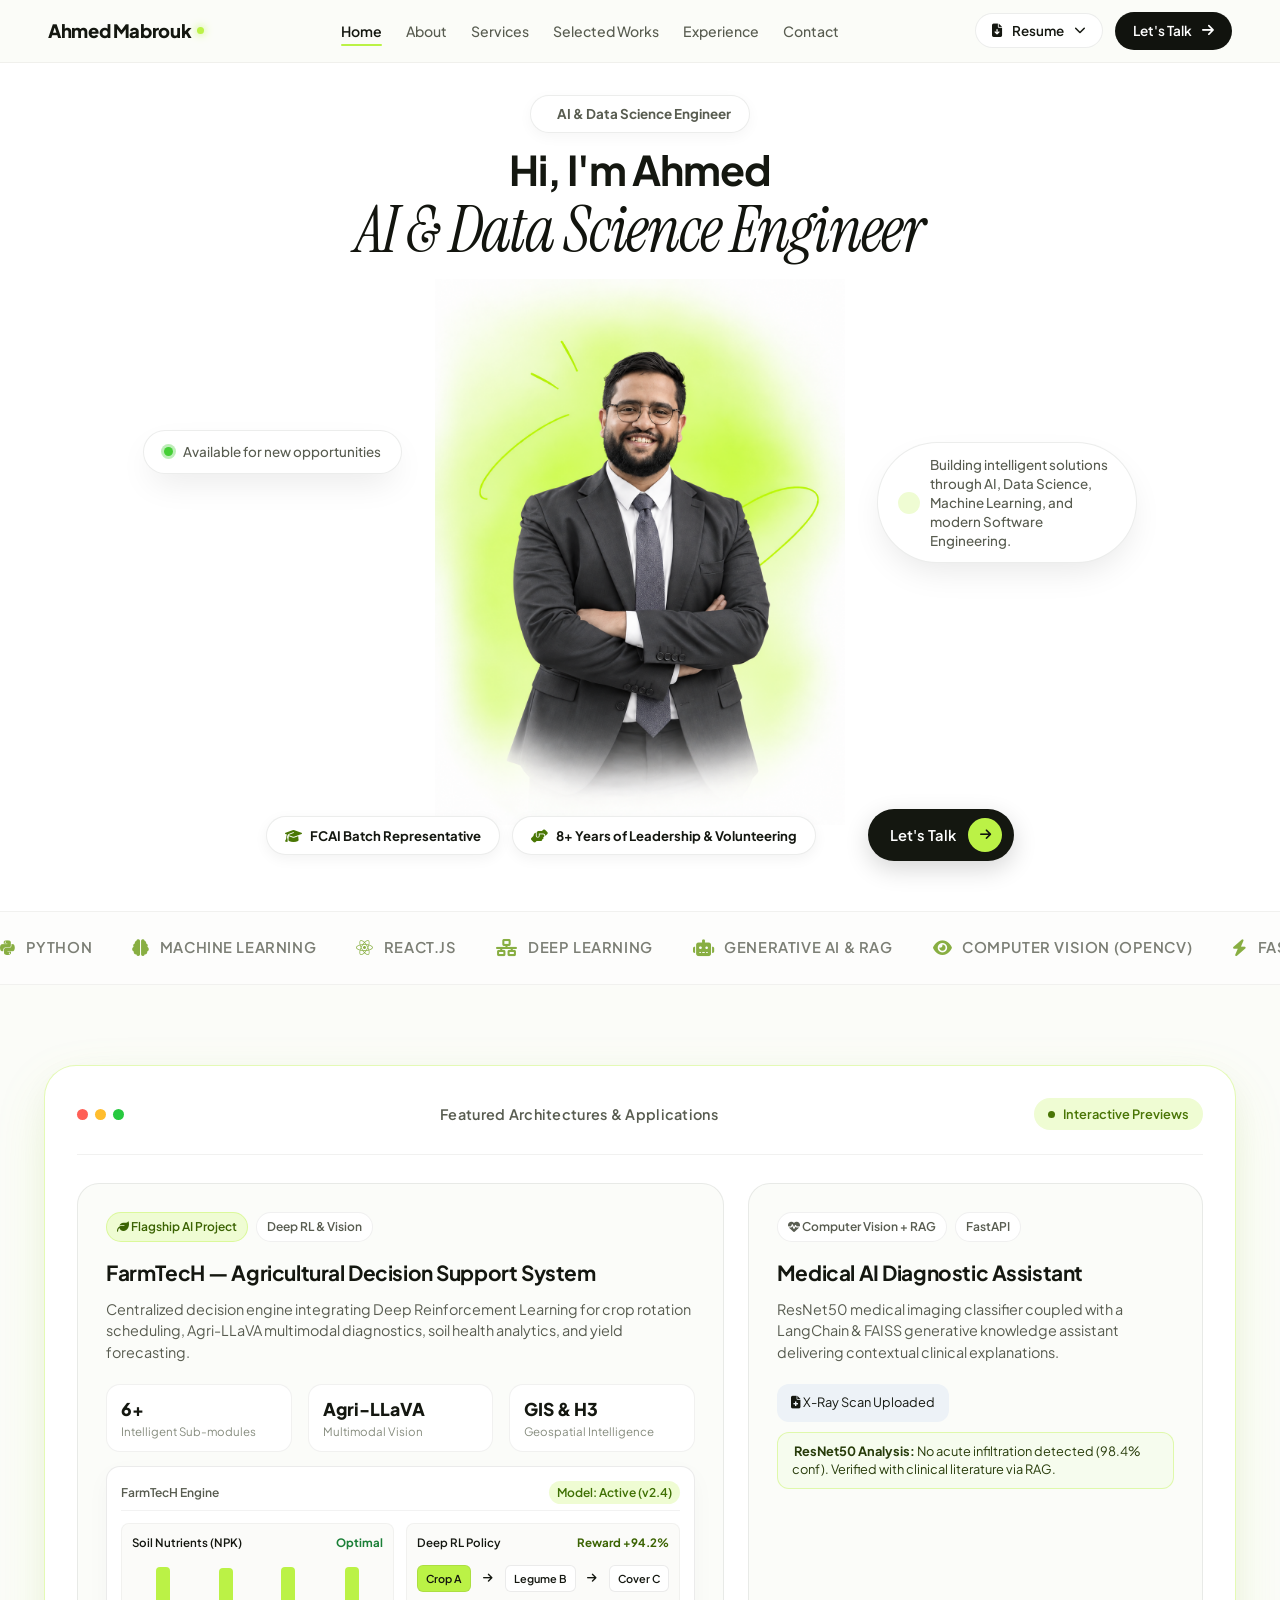
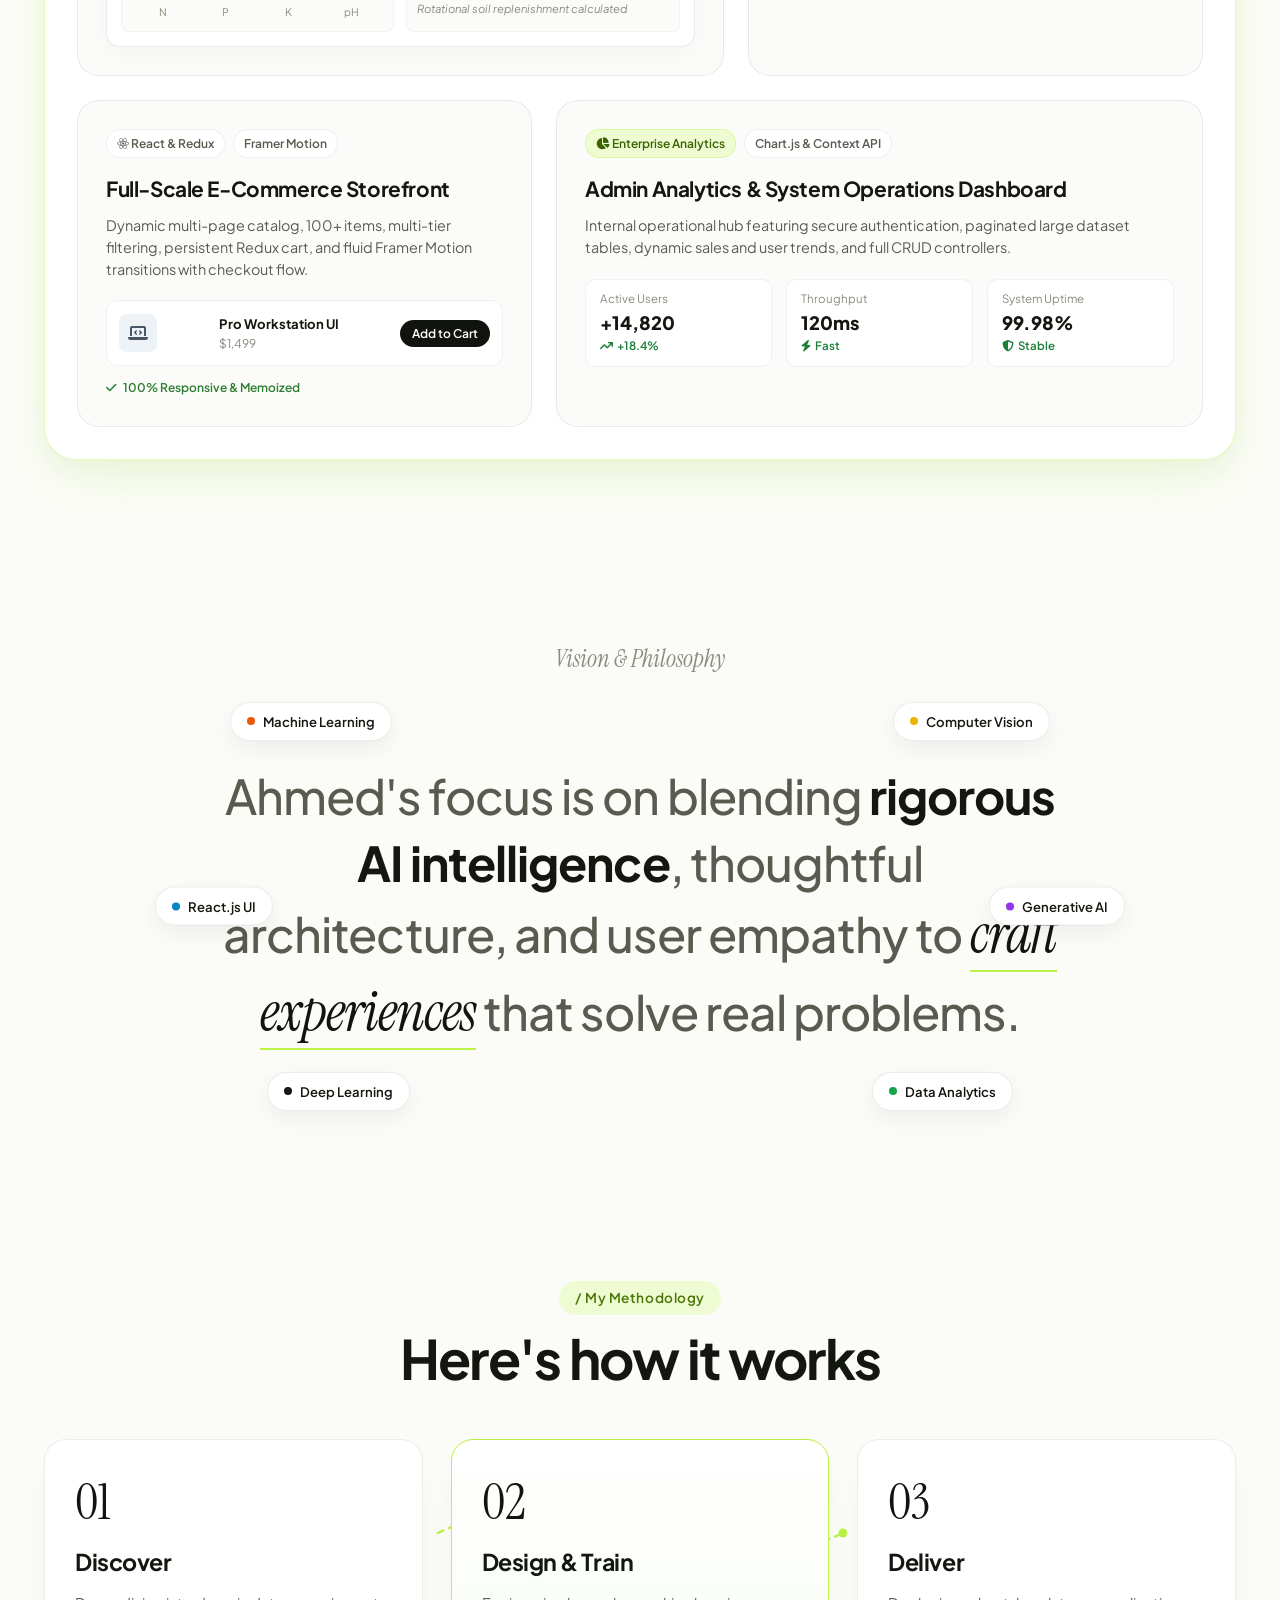
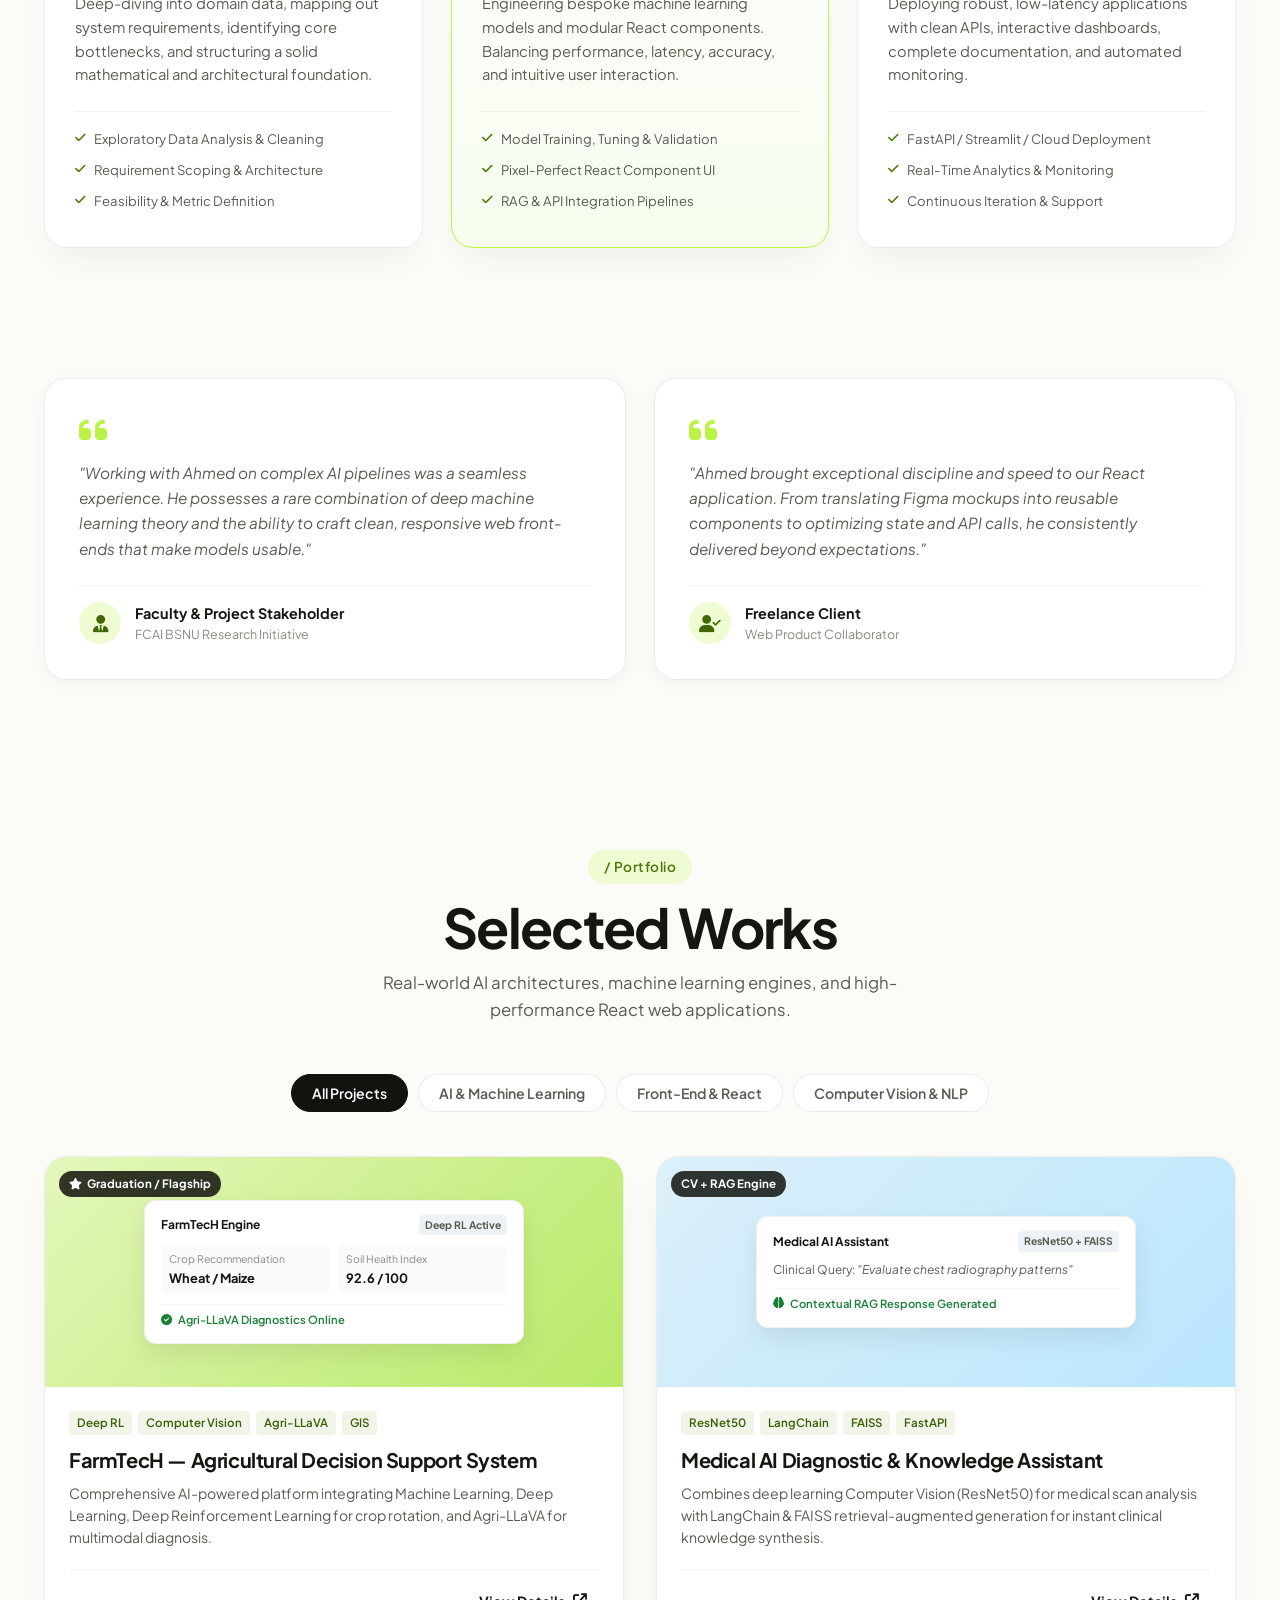
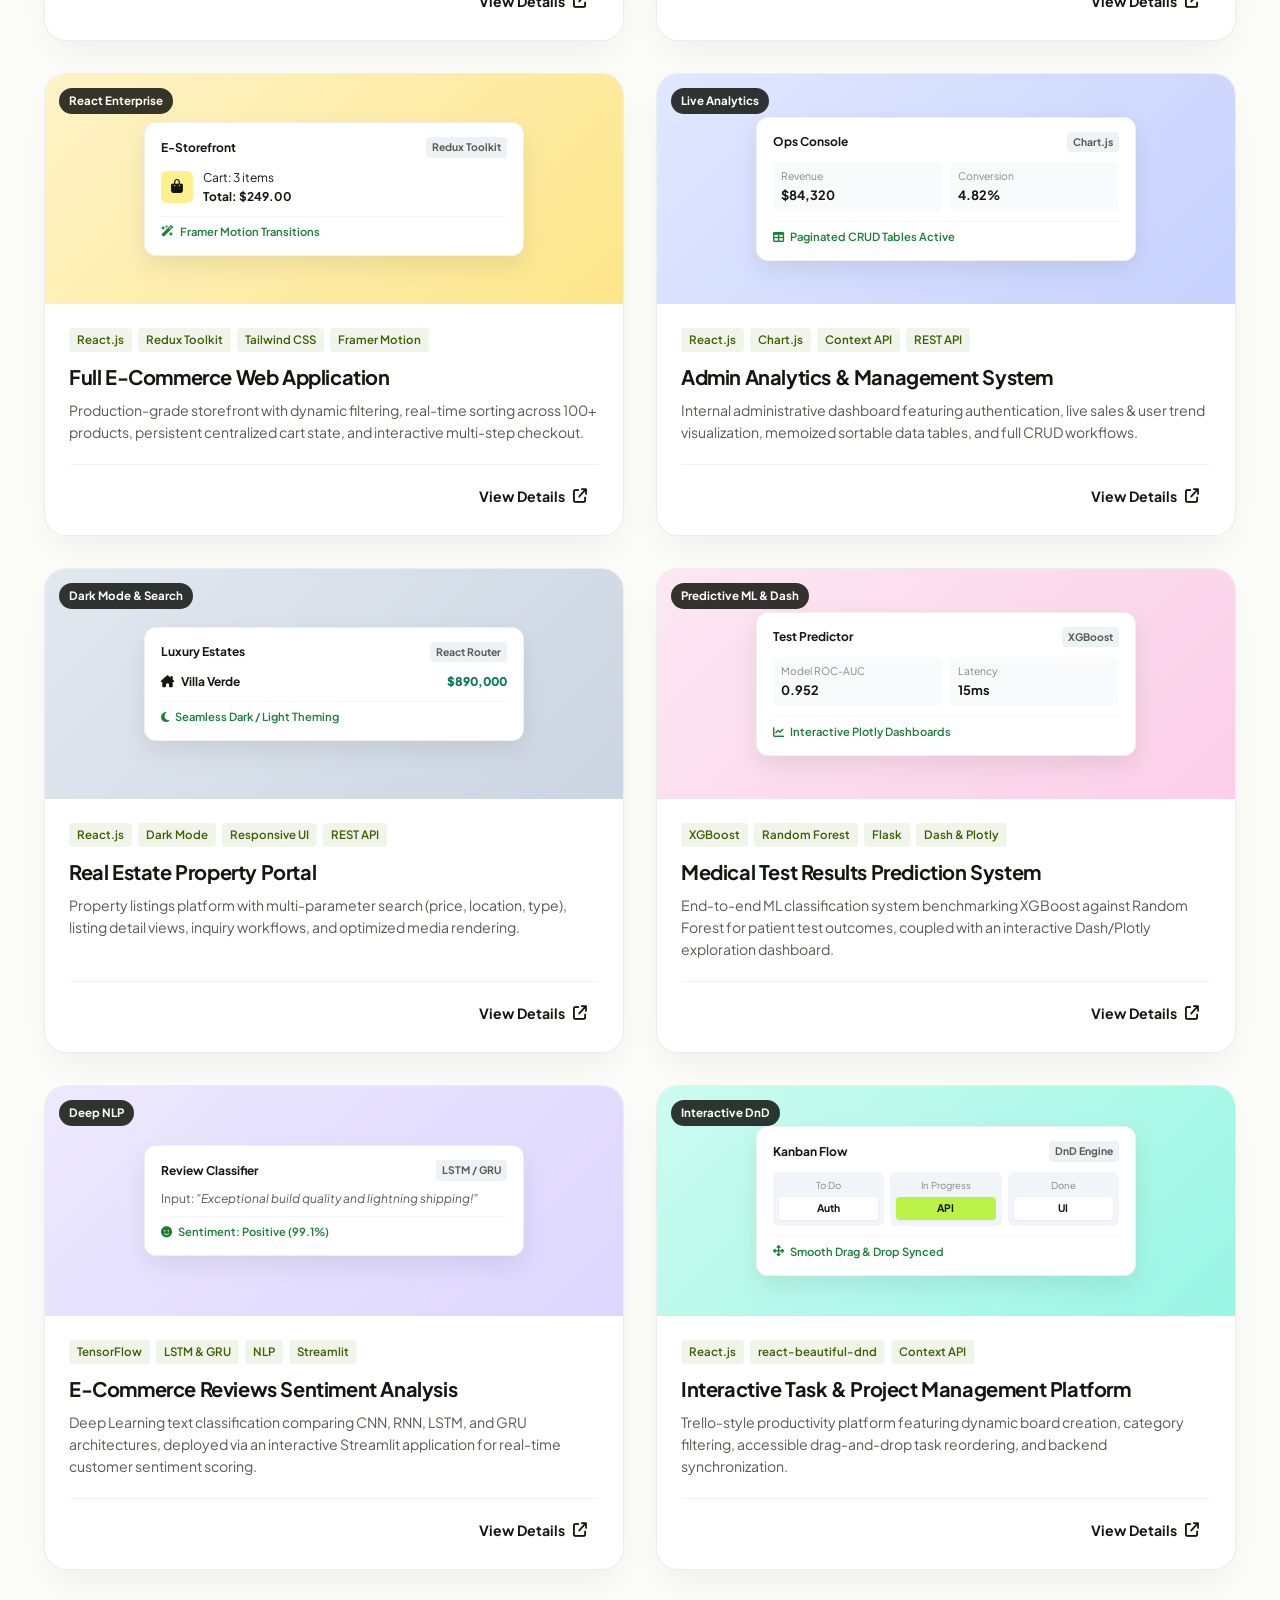
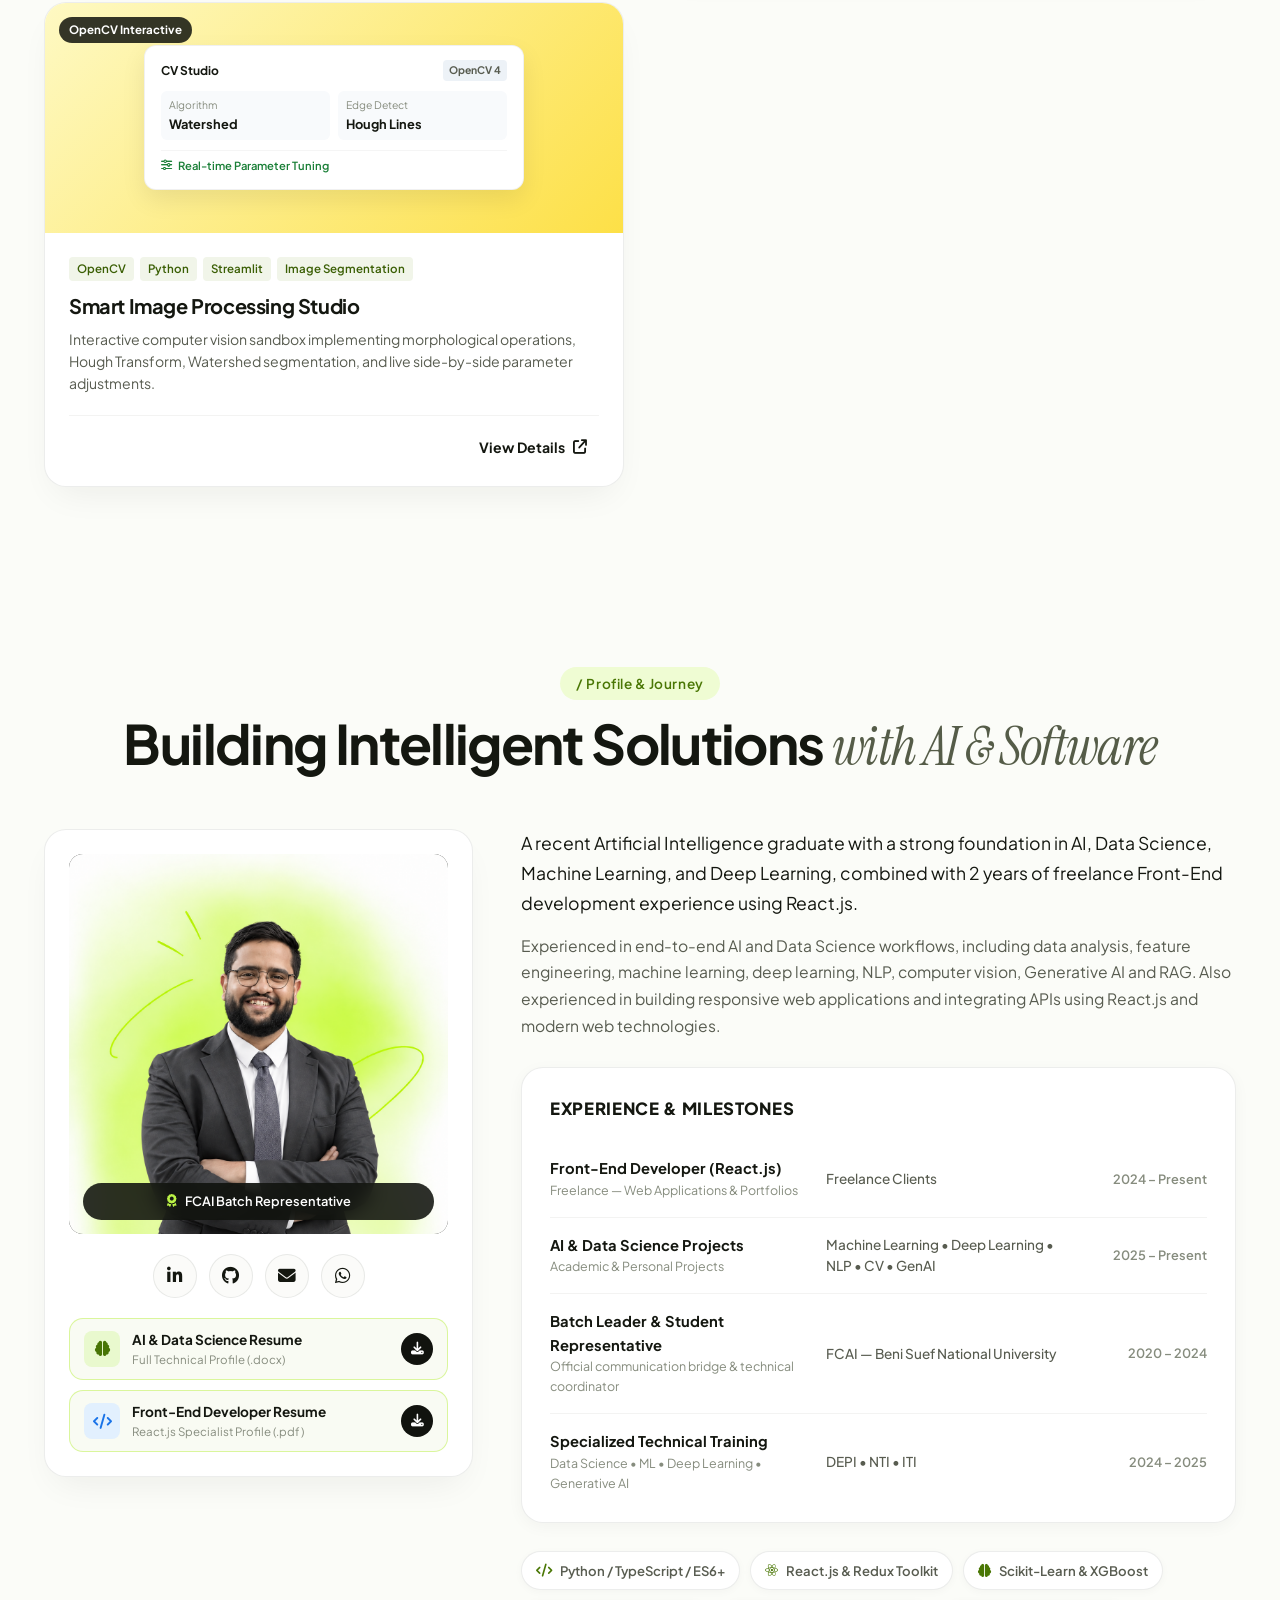
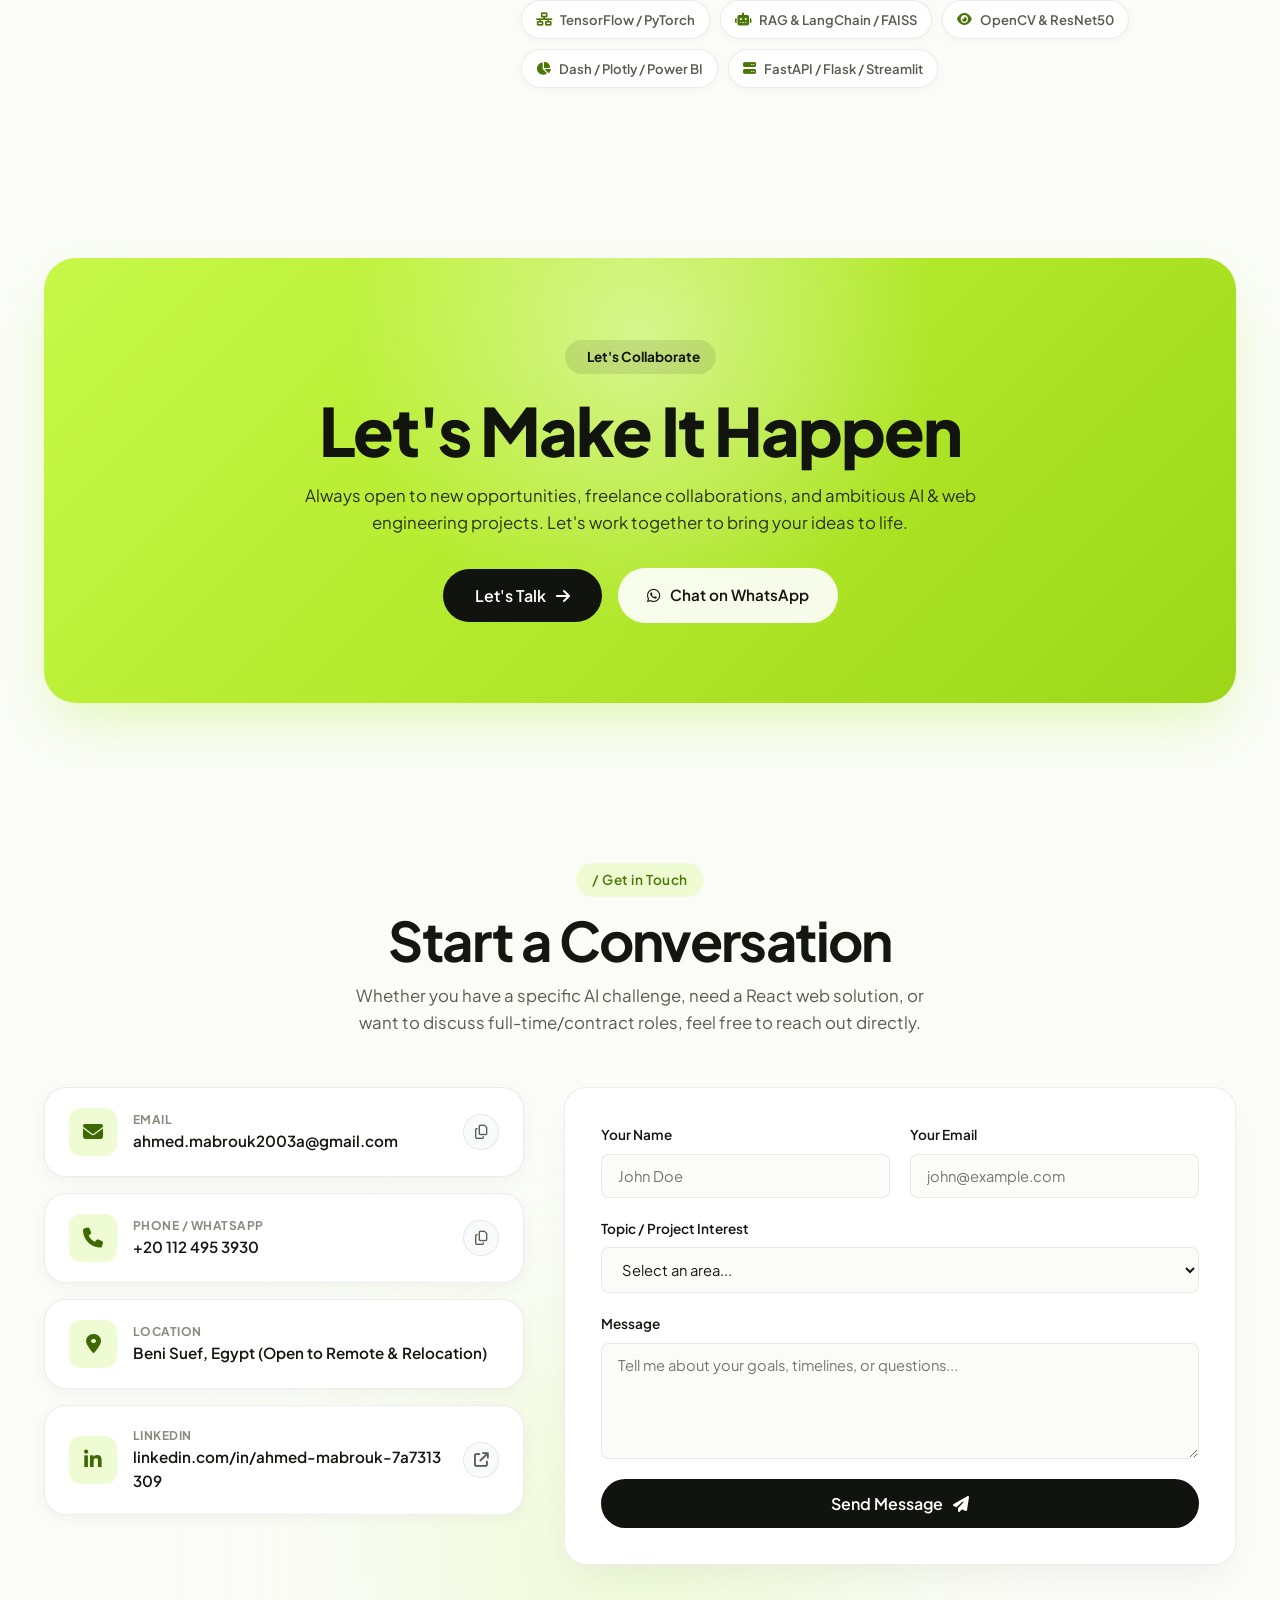
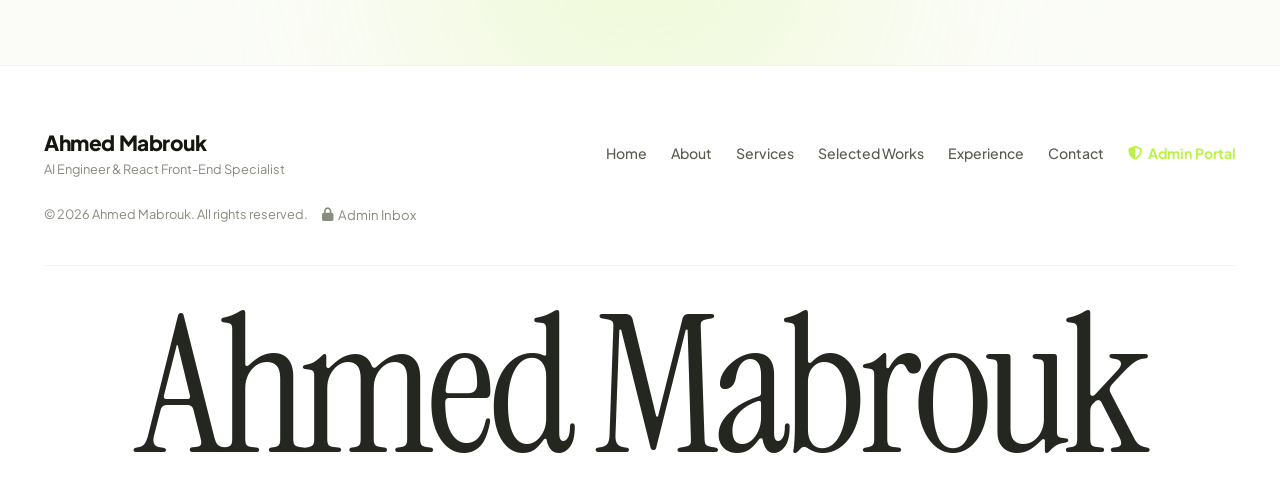
<file: index.html>
<!DOCTYPE html>
<html lang="en">

<head>
  <meta charset="UTF-8">
  <meta name="viewport" content="width=device-width, initial-scale=1.0">
  <title>Ahmed Mabrouk | AI Engineer & Front-End Developer</title>
  <meta name="description"
    content="Portfolio of Ahmed Mabrouk — AI Engineer, Data Scientist, and React.js Front-End Developer specializing in Machine Learning, Deep Learning, Generative AI, and high-performance web applications.">
  <meta name="keywords"
    content="Ahmed Mabrouk, AI Engineer, Machine Learning, Data Science, React Developer, Deep Learning, Beni Suef, Egypt">
  <meta name="author" content="Ahmed Mabrouk">

  <!-- Favicon -->
  <link rel="icon"
    href="data:image/svg+xml,<svg xmlns='http://www.w3.org/2000/svg' viewBox='0 0 100 100'><text y='.9em' font-size='90'>⚡</text></svg>">

  <!-- Google Fonts -->
  <link rel="preconnect" href="https://fonts.googleapis.com">
  <link rel="preconnect" href="https://fonts.gstatic.com" crossorigin>
  <link
    href="https://fonts.googleapis.com/css2?family=Instrument+Serif:ital@0;1&family=Plus+Jakarta+Sans:ital,wght@0,300;0,400;0,500;0,600;0,700;0,800;1,400;1,600&display=swap"
    rel="stylesheet">

  <!-- Font Awesome Icons -->
  <link rel="stylesheet" href="https://cdnjs.cloudflare.com/ajax/libs/font-awesome/6.5.1/css/all.min.css">

  <!-- Stylesheet -->
  <link rel="stylesheet" href="style.css">
</head>

<body>

  <!-- Background Ambient Glow Accents -->
  <div class="ambient-glow ambient-glow-top"></div>
  <div class="ambient-glow ambient-glow-bottom"></div>

  <!-- NAVIGATION -->
  <header class="site-header" id="header">
    <div class="header-container">
      <a href="#hero" class="brand-logo" id="brand-logo">
        <span class="logo-text">Ahmed Mabrouk</span>
        <span class="logo-dot"></span>
      </a>

      <nav class="desktop-nav" id="desktop-nav">
        <a href="#hero" class="nav-link active">Home</a>
        <a href="#about" class="nav-link">About</a>
        <a href="#services" class="nav-link">Services</a>
        <a href="#works" class="nav-link">Selected Works</a>
        <a href="#experience" class="nav-link">Experience</a>
        <a href="#contact" class="nav-link">Contact</a>
      </nav>

      <div class="header-actions">
        <!-- CV Download Dropdown -->
        <div class="dropdown" id="cv-dropdown">
          <button class="btn btn-secondary dropdown-btn" id="cv-dropdown-btn">
            <i class="fa-solid fa-file-arrow-down"></i>
            <span>Resume</span>
            <i class="fa-solid fa-chevron-down dropdown-arrow"></i>
          </button>
          <div class="dropdown-menu" id="cv-dropdown-menu">
            <a href="Ahmed_Mabrouk_AI_DataScience_CV.docx" download class="dropdown-item" id="download-ai-cv">
              <div class="dropdown-item-icon ai"><i class="fa-solid fa-brain"></i></div>
              <div class="dropdown-item-text">
                <strong>AI & Data Science CV</strong>
                <span>Word (.docx) — Full Technical</span>
              </div>
            </a>
            <a href="Ahmed_Mabrouk_CV.pdf" download class="dropdown-item" id="download-fe-cv">
              <div class="dropdown-item-icon fe"><i class="fa-solid fa-code"></i></div>
              <div class="dropdown-item-text">
                <strong>Front-End Developer CV</strong>
                <span>PDF (.pdf) — React & Web</span>
              </div>
            </a>
          </div>
        </div>

        <a href="#contact" class="btn btn-primary header-cta-btn" id="header-talk-btn">
          <span>Let's Talk</span>
          <i class="fa-solid fa-arrow-right"></i>
        </a>

        <button class="mobile-menu-toggle" id="mobile-menu-toggle" aria-label="Toggle navigation">
          <span></span>
          <span></span>
          <span></span>
        </button>
      </div>
    </div>

    <!-- Mobile Drawer Menu -->
    <div class="mobile-drawer" id="mobile-drawer">
      <div class="mobile-drawer-inner">
        <a href="#hero" class="mobile-link">Home</a>
        <a href="#about" class="mobile-link">About</a>
        <a href="#services" class="mobile-link">Services</a>
        <a href="#works" class="mobile-link">Selected Works</a>
        <a href="#experience" class="mobile-link">Experience</a>
        <a href="#contact" class="mobile-link">Contact</a>
        <div class="mobile-cv-group">
          <span class="mobile-cv-label">Download Resume:</span>
          <a href="Ahmed_Mabrouk_AI_DataScience_CV.docx" download class="btn btn-secondary full-width">
            <i class="fa-solid fa-brain"></i> AI & Data Science CV
          </a>
          <a href="Ahmed_Mabrouk_CV.pdf" download class="btn btn-secondary full-width">
            <i class="fa-solid fa-code"></i> Front-End Developer CV
          </a>
        </div>
        <a href="#contact" class="btn btn-primary full-width">Let's Talk <i class="fa-solid fa-arrow-right"></i></a>
      </div>
    </div>
  </header>

  <main>
    <!-- HERO SECTION -->
    <section class="hero-section" id="hero">
      <div class="hero-header-content">
        <div class="hero-top-badge" id="hero-status-badge">
          <span class="badge-star"><i class="fa-solid fa-sparkles"></i></span>
          <span>AI & Data Science Engineer</span>
        </div>
        <h1 class="hero-title">
          <span class="hero-intro">Hi, I'm Ahmed</span>
          <span class="hero-role">AI & Data Science Engineer</span>
        </h1>
      </div>

      <div class="hero-interactive-stage">
        <!-- Floating Left Badge -->
        <div class="hero-float-badge float-left" id="status-pill">
          <span class="status-indicator"></span>
          <span class="float-text">Available for new opportunities</span>
        </div>

        <!-- Floating Right Text -->
        <div class="hero-float-badge float-right" id="bio-pill">
          <span class="float-icon"><i class="fa-solid fa-sparkles"></i></span>
          <span class="float-text">Building intelligent solutions through AI, Data Science, Machine Learning, and modern
            Software Engineering.</span>
        </div>

        <!-- Center Portrait Photo (Original file, enlarged, natural colors) -->
        <div class="hero-photo-wrapper">
          <img src="ahmed-portrait.png" alt="Ahmed Mabrouk - AI & Data Science Engineer" class="hero-portrait-img"
            id="hero-portrait">
        </div>

        <!-- Hero Bottom Floating Controls -->
        <div class="hero-bottom-bar">
          <!-- Badges Group -->
          <div class="hero-badges-group">
            <div class="hero-mini-pill">
              <span class="pill-icon"><i class="fa-solid fa-graduation-cap"></i></span>
              <span>FCAI Batch Representative</span>
            </div>
            <div class="hero-mini-pill">
              <span class="pill-icon"><i class="fa-solid fa-handshake-angle"></i></span>
              <span>8+ Years of Leadership & Volunteering</span>
            </div>
          </div>

          <!-- Hero Main Action Button -->
          <a href="#contact" class="btn btn-hero-cta" id="hero-main-cta">
            <span>Let's Talk</span>
            <div class="btn-icon-circle">
              <i class="fa-solid fa-arrow-right"></i>
            </div>
          </a>
        </div>
      </div>
    </section>

    <!-- LOGO / TECH MARQUEE TICKER -->
    <section class="ticker-section" aria-label="Core Competencies & Technologies">
      <div class="ticker-wrapper">
        <div class="ticker-track">
          <!-- Item Set 1 -->
          <div class="ticker-item"><i class="fa-brands fa-python"></i> Python</div>
          <div class="ticker-item"><i class="fa-solid fa-brain"></i> Machine Learning</div>
          <div class="ticker-item"><i class="fa-brands fa-react"></i> React.js</div>
          <div class="ticker-item"><i class="fa-solid fa-network-wired"></i> Deep Learning</div>
          <div class="ticker-item"><i class="fa-solid fa-robot"></i> Generative AI & RAG</div>
          <div class="ticker-item"><i class="fa-solid fa-eye"></i> Computer Vision (OpenCV)</div>
          <div class="ticker-item"><i class="fa-solid fa-bolt"></i> FastAPI & Flask</div>
          <div class="ticker-item"><i class="fa-solid fa-chart-line"></i> Data Analytics & Plotly</div>
          <div class="ticker-item"><i class="fa-solid fa-layer-group"></i> Redux Toolkit</div>
          <div class="ticker-item"><i class="fa-solid fa-wand-magic-sparkles"></i> LangChain & FAISS</div>
          <div class="ticker-item"><i class="fa-solid fa-certificate"></i> DEPI Graduate</div>
          <div class="ticker-item"><i class="fa-solid fa-award"></i> ITI & NTI Certified</div>
          <!-- Item Set 2 (Duplicated for seamless loop) -->
          <div class="ticker-item"><i class="fa-brands fa-python"></i> Python</div>
          <div class="ticker-item"><i class="fa-solid fa-brain"></i> Machine Learning</div>
          <div class="ticker-item"><i class="fa-brands fa-react"></i> React.js</div>
          <div class="ticker-item"><i class="fa-solid fa-network-wired"></i> Deep Learning</div>
          <div class="ticker-item"><i class="fa-solid fa-robot"></i> Generative AI & RAG</div>
          <div class="ticker-item"><i class="fa-solid fa-eye"></i> Computer Vision (OpenCV)</div>
          <div class="ticker-item"><i class="fa-solid fa-bolt"></i> FastAPI & Flask</div>
          <div class="ticker-item"><i class="fa-solid fa-chart-line"></i> Data Analytics & Plotly</div>
          <div class="ticker-item"><i class="fa-solid fa-layer-group"></i> Redux Toolkit</div>
          <div class="ticker-item"><i class="fa-solid fa-wand-magic-sparkles"></i> LangChain & FAISS</div>
          <div class="ticker-item"><i class="fa-solid fa-certificate"></i> DEPI Graduate</div>
          <div class="ticker-item"><i class="fa-solid fa-award"></i> ITI & NTI Certified</div>
        </div>
      </div>
    </section>

    <!-- FLAGSHIP SHOWCASE BENTO GALLERY -->
    <section class="showcase-bento-section" id="showcase">
      <div class="container">
        <div class="bento-container-card">
          <div class="bento-header-bar">
            <div class="bento-window-dots">
              <span class="dot red"></span>
              <span class="dot yellow"></span>
              <span class="dot green"></span>
            </div>
            <div class="bento-title-tag">Featured Architectures & Applications</div>
            <div class="bento-live-badge"><span class="pulse-dot"></span> Interactive Previews</div>
          </div>

          <div class="bento-grid">
            <!-- Bento Card 1: FarmTecH (Flagship AI) -->
            <div class="bento-item bento-large farmtech-card" data-project-id="farmtech">
              <div class="bento-card-bg-glow"></div>
              <div class="bento-item-content">
                <div class="bento-tag-row">
                  <span class="bento-tag highlight"><i class="fa-solid fa-leaf"></i> Flagship AI Project</span>
                  <span class="bento-tag">Deep RL & Vision</span>
                </div>
                <h3 class="bento-card-title">FarmTecH — Agricultural Decision Support System</h3>
                <p class="bento-card-desc">Centralized decision engine integrating Deep Reinforcement Learning for crop
                  rotation scheduling, Agri-LLaVA multimodal diagnostics, soil health analytics, and yield forecasting.
                </p>
                <div class="bento-metric-row">
                  <div class="metric-box">
                    <span class="metric-num">6+</span>
                    <span class="metric-label">Intelligent Sub-modules</span>
                  </div>
                  <div class="metric-box">
                    <span class="metric-num">Agri-LLaVA</span>
                    <span class="metric-label">Multimodal Vision</span>
                  </div>
                  <div class="metric-box">
                    <span class="metric-num">GIS & H3</span>
                    <span class="metric-label">Geospatial Intelligence</span>
                  </div>
                </div>
              </div>
              <div class="bento-item-preview">
                <div class="mockup-frame ai-dashboard">
                  <div class="mockup-nav">
                    <span class="mock-brand">FarmTecH Engine</span>
                    <span class="mock-status">Model: Active (v2.4)</span>
                  </div>
                  <div class="mockup-body">
                    <div class="mock-chart-row">
                      <div class="mock-chart-item soil">
                        <div class="chart-header"><span>Soil Nutrients (NPK)</span><span
                            class="badge-good">Optimal</span></div>
                        <div class="chart-bars">
                          <div class="bar-col">
                            <div class="bar-fill" style="height: 75%"></div><span>N</span>
                          </div>
                          <div class="bar-col">
                            <div class="bar-fill" style="height: 60%"></div><span>P</span>
                          </div>
                          <div class="bar-col">
                            <div class="bar-fill" style="height: 85%"></div><span>K</span>
                          </div>
                          <div class="bar-col">
                            <div class="bar-fill" style="height: 70%"></div><span>pH</span>
                          </div>
                        </div>
                      </div>
                      <div class="mock-chart-item rl">
                        <div class="chart-header"><span>Deep RL Policy</span><span class="badge-accent">Reward
                            +94.2%</span></div>
                        <div class="rl-state-diagram">
                          <div class="state-node active">Crop A</div>
                          <i class="fa-solid fa-arrow-right"></i>
                          <div class="state-node next">Legume B</div>
                          <i class="fa-solid fa-arrow-right"></i>
                          <div class="state-node">Cover C</div>
                        </div>
                        <div class="rl-insight">Rotational soil replenishment calculated</div>
                      </div>
                    </div>
                  </div>
                </div>
              </div>
            </div>

            <!-- Bento Card 2: Medical AI Assistant -->
            <div class="bento-item bento-medium" data-project-id="medical-ai">
              <div class="bento-item-content">
                <div class="bento-tag-row">
                  <span class="bento-tag"><i class="fa-solid fa-heart-pulse"></i> Computer Vision + RAG</span>
                  <span class="bento-tag">FastAPI</span>
                </div>
                <h3 class="bento-card-title">Medical AI Diagnostic Assistant</h3>
                <p class="bento-card-desc">ResNet50 medical imaging classifier coupled with a LangChain & FAISS
                  generative knowledge assistant delivering contextual clinical explanations.</p>
                <div class="mockup-chat-preview">
                  <div class="chat-bubble user">
                    <i class="fa-solid fa-file-medical"></i> X-Ray Scan Uploaded
                  </div>
                  <div class="chat-bubble bot">
                    <i class="fa-solid fa-sparkles"></i> <strong>ResNet50 Analysis:</strong> No acute infiltration
                    detected (98.4% conf). Verified with clinical literature via RAG.
                  </div>
                </div>
              </div>
            </div>

            <!-- Bento Card 3: Enterprise E-Commerce Platform -->
            <div class="bento-item bento-medium" data-project-id="ecommerce-platform">
              <div class="bento-item-content">
                <div class="bento-tag-row">
                  <span class="bento-tag"><i class="fa-brands fa-react"></i> React & Redux</span>
                  <span class="bento-tag">Framer Motion</span>
                </div>
                <h3 class="bento-card-title">Full-Scale E-Commerce Storefront</h3>
                <p class="bento-card-desc">Dynamic multi-page catalog, 100+ items, multi-tier filtering, persistent
                  Redux cart, and fluid Framer Motion transitions with checkout flow.</p>
                <div class="mockup-store-preview">
                  <div class="store-mini-card">
                    <div class="store-pic"><i class="fa-solid fa-laptop-code"></i></div>
                    <div class="store-meta">
                      <span class="item-name">Pro Workstation UI</span>
                      <span class="item-price">$1,499</span>
                    </div>
                    <button class="store-btn">Add to Cart</button>
                  </div>
                  <div class="store-stats-badge">
                    <i class="fa-solid fa-check"></i> 100% Responsive & Memoized
                  </div>
                </div>
              </div>
            </div>

            <!-- Bento Card 4: Admin Analytics Dashboard -->
            <div class="bento-item bento-large admin-dash-card" data-project-id="admin-dashboard">
              <div class="bento-item-content">
                <div class="bento-tag-row">
                  <span class="bento-tag highlight"><i class="fa-solid fa-chart-pie"></i> Enterprise Analytics</span>
                  <span class="bento-tag">Chart.js & Context API</span>
                </div>
                <h3 class="bento-card-title">Admin Analytics & System Operations Dashboard</h3>
                <p class="bento-card-desc">Internal operational hub featuring secure authentication, paginated large
                  dataset tables, dynamic sales and user trends, and full CRUD controllers.</p>
                <div class="dashboard-mini-metrics">
                  <div class="mini-stat">
                    <span class="stat-lbl">Active Users</span>
                    <span class="stat-val">+14,820</span>
                    <span class="stat-trend positive"><i class="fa-solid fa-arrow-trend-up"></i> +18.4%</span>
                  </div>
                  <div class="mini-stat">
                    <span class="stat-lbl">Throughput</span>
                    <span class="stat-val">120ms</span>
                    <span class="stat-trend positive"><i class="fa-solid fa-bolt"></i> Fast</span>
                  </div>
                  <div class="mini-stat">
                    <span class="stat-lbl">System Uptime</span>
                    <span class="stat-val">99.98%</span>
                    <span class="stat-trend positive"><i class="fa-solid fa-shield-halved"></i> Stable</span>
                  </div>
                </div>
              </div>
            </div>
          </div>
        </div>
      </div>
    </section>

    <!-- PHILOSOPHY / CORE STATEMENT SECTION -->
    <section class="philosophy-section" id="about-philosophy">
      <div class="container philosophy-container">
        <div class="philosophy-eyebrow">
          <span>Vision & Philosophy</span>
        </div>

        <div class="philosophy-content-wrap">
          <!-- Floating Interactive Pill Tags -->
          <div class="pill-tag pill-tag-1" data-skill="ai"><span class="pill-dot red"></span> Machine Learning</div>
          <div class="pill-tag pill-tag-2" data-skill="react"><span class="pill-dot blue"></span> React.js UI</div>
          <div class="pill-tag pill-tag-3" data-skill="dl"><span class="pill-dot dark"></span> Deep Learning</div>
          <div class="pill-tag pill-tag-4" data-skill="cv"><span class="pill-dot yellow"></span> Computer Vision</div>
          <div class="pill-tag pill-tag-5" data-skill="genai"><span class="pill-dot purple"></span> Generative AI</div>
          <div class="pill-tag pill-tag-6" data-skill="dash"><span class="pill-dot green"></span> Data Analytics</div>

          <h2 class="philosophy-headline">
            Ahmed's focus is on blending <em>rigorous AI intelligence</em>, thoughtful architecture, and user empathy to
            <strong>craft experiences</strong> that solve real problems.
          </h2>
        </div>
      </div>
    </section>

    <!-- PROCESS SECTION ("Here's how it works") -->
    <section class="process-section" id="services">
      <div class="container">
        <div class="section-badge-center">
          <span class="sub-pill">/ My Methodology</span>
          <h2 class="section-title">Here's how it works</h2>
        </div>

        <div class="process-grid-wrapper">
          <!-- SVG Connecting Doodle Line -->
          <svg class="process-connector-svg" viewBox="0 0 900 120" fill="none" xmlns="http://www.w3.org/2000/svg">
            <path d="M 180 60 C 280 10, 320 110, 450 60 C 580 10, 620 110, 720 60" stroke="#bbf246" stroke-width="3"
              stroke-linecap="round" stroke-dasharray="8 8" />
            <circle cx="450" cy="60" r="6" fill="#bbf246" />
            <circle cx="720" cy="60" r="6" fill="#bbf246" />
          </svg>

          <div class="process-cards">
            <!-- Step 01 -->
            <div class="process-card">
              <div class="process-number">01</div>
              <h3 class="process-title">Discover</h3>
              <p class="process-desc">Deep-diving into domain data, mapping out system requirements, identifying core
                bottlenecks, and structuring a solid mathematical and architectural foundation.</p>
              <ul class="process-list">
                <li><i class="fa-solid fa-check"></i> Exploratory Data Analysis & Cleaning</li>
                <li><i class="fa-solid fa-check"></i> Requirement Scoping & Architecture</li>
                <li><i class="fa-solid fa-check"></i> Feasibility & Metric Definition</li>
              </ul>
            </div>

            <!-- Step 02 -->
            <div class="process-card active-card">
              <div class="process-number">02</div>
              <h3 class="process-title">Design & Train</h3>
              <p class="process-desc">Engineering bespoke machine learning models and modular React components.
                Balancing performance, latency, accuracy, and intuitive user interaction.</p>
              <ul class="process-list">
                <li><i class="fa-solid fa-check"></i> Model Training, Tuning & Validation</li>
                <li><i class="fa-solid fa-check"></i> Pixel-Perfect React Component UI</li>
                <li><i class="fa-solid fa-check"></i> RAG & API Integration Pipelines</li>
              </ul>
            </div>

            <!-- Step 03 -->
            <div class="process-card">
              <div class="process-number">03</div>
              <h3 class="process-title">Deliver</h3>
              <p class="process-desc">Deploying robust, low-latency applications with clean APIs, interactive
                dashboards, complete documentation, and automated monitoring.</p>
              <ul class="process-list">
                <li><i class="fa-solid fa-check"></i> FastAPI / Streamlit / Cloud Deployment</li>
                <li><i class="fa-solid fa-check"></i> Real-Time Analytics & Monitoring</li>
                <li><i class="fa-solid fa-check"></i> Continuous Iteration & Support</li>
              </ul>
            </div>
          </div>
        </div>
      </div>
    </section>

    <!-- TESTIMONIALS / ENDORSEMENTS -->
    <section class="testimonials-section">
      <div class="container">
        <div class="testimonials-grid">
          <div class="testimonial-card">
            <div class="quote-symbol"><i class="fa-solid fa-quote-left"></i></div>
            <p class="quote-text">
              "Working with Ahmed on complex AI pipelines was a seamless experience. He possesses a rare combination of
              deep machine learning theory and the ability to craft clean, responsive web front-ends that make models
              usable."
            </p>
            <div class="quote-author">
              <div class="author-avatar"><i class="fa-solid fa-user-tie"></i></div>
              <div class="author-info">
                <strong>Faculty & Project Stakeholder</strong>
                <span>FCAI BSNU Research Initiative</span>
              </div>
            </div>
          </div>

          <div class="testimonial-card">
            <div class="quote-symbol"><i class="fa-solid fa-quote-left"></i></div>
            <p class="quote-text">
              "Ahmed brought exceptional discipline and speed to our React application. From translating Figma mockups
              into reusable components to optimizing state and API calls, he consistently delivered beyond
              expectations."
            </p>
            <div class="quote-author">
              <div class="author-avatar"><i class="fa-solid fa-user-check"></i></div>
              <div class="author-info">
                <strong>Freelance Client</strong>
                <span>Web Product Collaborator</span>
              </div>
            </div>
          </div>
        </div>
      </div>
    </section>

    <!-- SELECTED WORKS / PROJECTS SECTION -->
    <section class="works-section" id="works">
      <div class="container">
        <div class="section-badge-center">
          <span class="sub-pill">/ Portfolio</span>
          <h2 class="section-title">Selected Works</h2>
          <p class="section-subtitle">Real-world AI architectures, machine learning engines, and high-performance React
            web applications.</p>
        </div>

        <!-- Filter Controls -->
        <div class="works-filter-bar">
          <button class="filter-btn active" data-filter="all">All Projects</button>
          <button class="filter-btn" data-filter="ai-ds">AI & Machine Learning</button>
          <button class="filter-btn" data-filter="frontend">Front-End & React</button>
          <button class="filter-btn" data-filter="cv-nlp">Computer Vision & NLP</button>
        </div>

        <!-- Projects Grid -->
        <div class="projects-grid" id="projects-container">

          <!-- Project 1: FarmTecH -->
          <article class="project-card" data-category="ai-ds cv-nlp" data-project-id="farmtech">
            <div class="project-card-image farmtech-bg">
              <div class="project-overlay-badge"><i class="fa-solid fa-star"></i> Graduation / Flagship</div>
              <div class="visual-mockup-wrapper">
                <div class="mockup-dash-card">
                  <div class="mockup-header-line">
                    <span class="pill-accent">FarmTecH Engine</span>
                    <span class="pill-tag-sm">Deep RL Active</span>
                  </div>
                  <div class="mockup-metric-grid">
                    <div class="mockup-box">
                      <span>Crop Recommendation</span>
                      <strong>Wheat / Maize</strong>
                    </div>
                    <div class="mockup-box">
                      <span>Soil Health Index</span>
                      <strong>92.6 / 100</strong>
                    </div>
                  </div>
                  <div class="mockup-status-line">
                    <i class="fa-solid fa-circle-check"></i> Agri-LLaVA Diagnostics Online
                  </div>
                </div>
              </div>
            </div>
            <div class="project-card-content">
              <div class="project-tags">
                <span class="tag">Deep RL</span>
                <span class="tag">Computer Vision</span>
                <span class="tag">Agri-LLaVA</span>
                <span class="tag">GIS</span>
              </div>
              <h3 class="project-title">FarmTecH — Agricultural Decision Support System</h3>
              <p class="project-summary">Comprehensive AI-powered platform integrating Machine Learning, Deep Learning,
                Deep Reinforcement Learning for crop rotation, and Agri-LLaVA for multimodal diagnosis.</p>
              <div class="project-card-footer">
                <button class="btn btn-card-details open-modal-btn" data-project="farmtech">
                  <span>View Details</span>
                  <i class="fa-solid fa-arrow-up-right-from-square"></i>
                </button>
              </div>
            </div>
          </article>

          <!-- Project 2: Medical AI Assistant -->
          <article class="project-card" data-category="ai-ds cv-nlp" data-project-id="medical-ai">
            <div class="project-card-image medical-bg">
              <div class="project-overlay-badge">CV + RAG Engine</div>
              <div class="visual-mockup-wrapper">
                <div class="mockup-dash-card">
                  <div class="mockup-header-line">
                    <span class="pill-accent">Medical AI Assistant</span>
                    <span class="pill-tag-sm">ResNet50 + FAISS</span>
                  </div>
                  <div class="mockup-chat-line">
                    <span>Clinical Query:</span>
                    <em>"Evaluate chest radiography patterns"</em>
                  </div>
                  <div class="mockup-status-line">
                    <i class="fa-solid fa-brain"></i> Contextual RAG Response Generated
                  </div>
                </div>
              </div>
            </div>
            <div class="project-card-content">
              <div class="project-tags">
                <span class="tag">ResNet50</span>
                <span class="tag">LangChain</span>
                <span class="tag">FAISS</span>
                <span class="tag">FastAPI</span>
              </div>
              <h3 class="project-title">Medical AI Diagnostic & Knowledge Assistant</h3>
              <p class="project-summary">Combines deep learning Computer Vision (ResNet50) for medical scan analysis
                with LangChain & FAISS retrieval-augmented generation for instant clinical knowledge synthesis.</p>
              <div class="project-card-footer">
                <button class="btn btn-card-details open-modal-btn" data-project="medical-ai">
                  <span>View Details</span>
                  <i class="fa-solid fa-arrow-up-right-from-square"></i>
                </button>
              </div>
            </div>
          </article>

          <!-- Project 3: Full E-Commerce Platform -->
          <article class="project-card" data-category="frontend" data-project-id="ecommerce-platform">
            <div class="project-card-image ecommerce-bg">
              <div class="project-overlay-badge">React Enterprise</div>
              <div class="visual-mockup-wrapper">
                <div class="mockup-dash-card">
                  <div class="mockup-header-line">
                    <span class="pill-accent">E-Storefront</span>
                    <span class="pill-tag-sm">Redux Toolkit</span>
                  </div>
                  <div class="mockup-product-row">
                    <div class="mock-item-thumb"><i class="fa-solid fa-bag-shopping"></i></div>
                    <div class="mock-item-info">
                      <span>Cart: 3 items</span>
                      <strong>Total: $249.00</strong>
                    </div>
                  </div>
                  <div class="mockup-status-line">
                    <i class="fa-solid fa-wand-magic-sparkles"></i> Framer Motion Transitions
                  </div>
                </div>
              </div>
            </div>
            <div class="project-card-content">
              <div class="project-tags">
                <span class="tag">React.js</span>
                <span class="tag">Redux Toolkit</span>
                <span class="tag">Tailwind CSS</span>
                <span class="tag">Framer Motion</span>
              </div>
              <h3 class="project-title">Full E-Commerce Web Application</h3>
              <p class="project-summary">Production-grade storefront with dynamic filtering, real-time sorting across
                100+ products, persistent centralized cart state, and interactive multi-step checkout.</p>
              <div class="project-card-footer">
                <button class="btn btn-card-details open-modal-btn" data-project="ecommerce-platform">
                  <span>View Details</span>
                  <i class="fa-solid fa-arrow-up-right-from-square"></i>
                </button>
              </div>
            </div>
          </article>

          <!-- Project 4: Admin Analytics Dashboard -->
          <article class="project-card" data-category="frontend" data-project-id="admin-dashboard">
            <div class="project-card-image dashboard-bg">
              <div class="project-overlay-badge">Live Analytics</div>
              <div class="visual-mockup-wrapper">
                <div class="mockup-dash-card">
                  <div class="mockup-header-line">
                    <span class="pill-accent">Ops Console</span>
                    <span class="pill-tag-sm">Chart.js</span>
                  </div>
                  <div class="mockup-metric-grid">
                    <div class="mockup-box">
                      <span>Revenue</span>
                      <strong>$84,320</strong>
                    </div>
                    <div class="mockup-box">
                      <span>Conversion</span>
                      <strong>4.82%</strong>
                    </div>
                  </div>
                  <div class="mockup-status-line">
                    <i class="fa-solid fa-table"></i> Paginated CRUD Tables Active
                  </div>
                </div>
              </div>
            </div>
            <div class="project-card-content">
              <div class="project-tags">
                <span class="tag">React.js</span>
                <span class="tag">Chart.js</span>
                <span class="tag">Context API</span>
                <span class="tag">REST API</span>
              </div>
              <h3 class="project-title">Admin Analytics & Management System</h3>
              <p class="project-summary">Internal administrative dashboard featuring authentication, live sales & user
                trend visualization, memoized sortable data tables, and full CRUD workflows.</p>
              <div class="project-card-footer">
                <button class="btn btn-card-details open-modal-btn" data-project="admin-dashboard">
                  <span>View Details</span>
                  <i class="fa-solid fa-arrow-up-right-from-square"></i>
                </button>
              </div>
            </div>
          </article>

          <!-- Project 5: Real Estate Property Platform -->
          <article class="project-card" data-category="frontend" data-project-id="real-estate">
            <div class="project-card-image realestate-bg">
              <div class="project-overlay-badge">Dark Mode & Search</div>
              <div class="visual-mockup-wrapper">
                <div class="mockup-dash-card">
                  <div class="mockup-header-line">
                    <span class="pill-accent">Luxury Estates</span>
                    <span class="pill-tag-sm">React Router</span>
                  </div>
                  <div class="mockup-property-row">
                    <div class="mock-prop-tag"><i class="fa-solid fa-house-chimney"></i> Villa Verde</div>
                    <span class="mock-prop-price">$890,000</span>
                  </div>
                  <div class="mockup-status-line">
                    <i class="fa-solid fa-moon"></i> Seamless Dark / Light Theming
                  </div>
                </div>
              </div>
            </div>
            <div class="project-card-content">
              <div class="project-tags">
                <span class="tag">React.js</span>
                <span class="tag">Dark Mode</span>
                <span class="tag">Responsive UI</span>
                <span class="tag">REST API</span>
              </div>
              <h3 class="project-title">Real Estate Property Portal</h3>
              <p class="project-summary">Property listings platform with multi-parameter search (price, location, type),
                listing detail views, inquiry workflows, and optimized media rendering.</p>
              <div class="project-card-footer">
                <button class="btn btn-card-details open-modal-btn" data-project="real-estate">
                  <span>View Details</span>
                  <i class="fa-solid fa-arrow-up-right-from-square"></i>
                </button>
              </div>
            </div>
          </article>

          <!-- Project 6: Medical Test Results Prediction -->
          <article class="project-card" data-category="ai-ds" data-project-id="medical-test-pred">
            <div class="project-card-image medpred-bg">
              <div class="project-overlay-badge">Predictive ML & Dash</div>
              <div class="visual-mockup-wrapper">
                <div class="mockup-dash-card">
                  <div class="mockup-header-line">
                    <span class="pill-accent">Test Predictor</span>
                    <span class="pill-tag-sm">XGBoost</span>
                  </div>
                  <div class="mockup-metric-grid">
                    <div class="mockup-box">
                      <span>Model ROC-AUC</span>
                      <strong>0.952</strong>
                    </div>
                    <div class="mockup-box">
                      <span>Latency</span>
                      <strong>15ms</strong>
                    </div>
                  </div>
                  <div class="mockup-status-line">
                    <i class="fa-solid fa-chart-line"></i> Interactive Plotly Dashboards
                  </div>
                </div>
              </div>
            </div>
            <div class="project-card-content">
              <div class="project-tags">
                <span class="tag">XGBoost</span>
                <span class="tag">Random Forest</span>
                <span class="tag">Flask</span>
                <span class="tag">Dash & Plotly</span>
              </div>
              <h3 class="project-title">Medical Test Results Prediction System</h3>
              <p class="project-summary">End-to-end ML classification system benchmarking XGBoost against Random Forest
                for patient test outcomes, coupled with an interactive Dash/Plotly exploration dashboard.</p>
              <div class="project-card-footer">
                <button class="btn btn-card-details open-modal-btn" data-project="medical-test-pred">
                  <span>View Details</span>
                  <i class="fa-solid fa-arrow-up-right-from-square"></i>
                </button>
              </div>
            </div>
          </article>

          <!-- Project 7: E-Commerce Sentiment Analysis -->
          <article class="project-card" data-category="ai-ds cv-nlp" data-project-id="sentiment-nlp">
            <div class="project-card-image nlp-bg">
              <div class="project-overlay-badge">Deep NLP</div>
              <div class="visual-mockup-wrapper">
                <div class="mockup-dash-card">
                  <div class="mockup-header-line">
                    <span class="pill-accent">Review Classifier</span>
                    <span class="pill-tag-sm">LSTM / GRU</span>
                  </div>
                  <div class="mockup-chat-line">
                    <span>Input:</span>
                    <em>"Exceptional build quality and lightning shipping!"</em>
                  </div>
                  <div class="mockup-status-line">
                    <i class="fa-solid fa-face-smile"></i> Sentiment: Positive (99.1%)
                  </div>
                </div>
              </div>
            </div>
            <div class="project-card-content">
              <div class="project-tags">
                <span class="tag">TensorFlow</span>
                <span class="tag">LSTM & GRU</span>
                <span class="tag">NLP</span>
                <span class="tag">Streamlit</span>
              </div>
              <h3 class="project-title">E-Commerce Reviews Sentiment Analysis</h3>
              <p class="project-summary">Deep Learning text classification comparing CNN, RNN, LSTM, and GRU
                architectures, deployed via an interactive Streamlit application for real-time customer sentiment
                scoring.</p>
              <div class="project-card-footer">
                <button class="btn btn-card-details open-modal-btn" data-project="sentiment-nlp">
                  <span>View Details</span>
                  <i class="fa-solid fa-arrow-up-right-from-square"></i>
                </button>
              </div>
            </div>
          </article>

          <!-- Project 8: Task & Project Management Board -->
          <article class="project-card" data-category="frontend" data-project-id="task-board">
            <div class="project-card-image taskboard-bg">
              <div class="project-overlay-badge">Interactive DnD</div>
              <div class="visual-mockup-wrapper">
                <div class="mockup-dash-card">
                  <div class="mockup-header-line">
                    <span class="pill-accent">Kanban Flow</span>
                    <span class="pill-tag-sm">DnD Engine</span>
                  </div>
                  <div class="mockup-kanban-cols">
                    <div class="k-col"><span>To Do</span>
                      <div class="k-item">Auth</div>
                    </div>
                    <div class="k-col active"><span>In Progress</span>
                      <div class="k-item">API</div>
                    </div>
                    <div class="k-col"><span>Done</span>
                      <div class="k-item">UI</div>
                    </div>
                  </div>
                  <div class="mockup-status-line">
                    <i class="fa-solid fa-arrows-up-down-left-right"></i> Smooth Drag & Drop Synced
                  </div>
                </div>
              </div>
            </div>
            <div class="project-card-content">
              <div class="project-tags">
                <span class="tag">React.js</span>
                <span class="tag">react-beautiful-dnd</span>
                <span class="tag">Context API</span>
              </div>
              <h3 class="project-title">Interactive Task & Project Management Platform</h3>
              <p class="project-summary">Trello-style productivity platform featuring dynamic board creation, category
                filtering, accessible drag-and-drop task reordering, and backend synchronization.</p>
              <div class="project-card-footer">
                <button class="btn btn-card-details open-modal-btn" data-project="task-board">
                  <span>View Details</span>
                  <i class="fa-solid fa-arrow-up-right-from-square"></i>
                </button>
              </div>
            </div>
          </article>

          <!-- Project 9: Smart Image Processing Studio -->
          <article class="project-card" data-category="ai-ds cv-nlp" data-project-id="cv-studio">
            <div class="project-card-image cvstudio-bg">
              <div class="project-overlay-badge">OpenCV Interactive</div>
              <div class="visual-mockup-wrapper">
                <div class="mockup-dash-card">
                  <div class="mockup-header-line">
                    <span class="pill-accent">CV Studio</span>
                    <span class="pill-tag-sm">OpenCV 4</span>
                  </div>
                  <div class="mockup-metric-grid">
                    <div class="mockup-box">
                      <span>Algorithm</span>
                      <strong>Watershed</strong>
                    </div>
                    <div class="mockup-box">
                      <span>Edge Detect</span>
                      <strong>Hough Lines</strong>
                    </div>
                  </div>
                  <div class="mockup-status-line">
                    <i class="fa-solid fa-sliders"></i> Real-time Parameter Tuning
                  </div>
                </div>
              </div>
            </div>
            <div class="project-card-content">
              <div class="project-tags">
                <span class="tag">OpenCV</span>
                <span class="tag">Python</span>
                <span class="tag">Streamlit</span>
                <span class="tag">Image Segmentation</span>
              </div>
              <h3 class="project-title">Smart Image Processing Studio</h3>
              <p class="project-summary">Interactive computer vision sandbox implementing morphological operations,
                Hough Transform, Watershed segmentation, and live side-by-side parameter adjustments.</p>
              <div class="project-card-footer">
                <button class="btn btn-card-details open-modal-btn" data-project="cv-studio">
                  <span>View Details</span>
                  <i class="fa-solid fa-arrow-up-right-from-square"></i>
                </button>
              </div>
            </div>
          </article>

        </div>
      </div>
    </section>

    <!-- ABOUT & EXPERIENCE SECTION -->
    <section class="about-experience-section" id="about">
      <div class="container">
        <div class="section-badge-center">
          <span class="sub-pill">/ Profile & Journey</span>
          <h2 class="section-title">Building Intelligent Solutions <span class="title-highlight">with AI &
              Software</span></h2>
        </div>

        <div class="about-layout-grid">
          <!-- Left Column: Portrait & Highlights Card -->
          <div class="about-card-left">
            <div class="about-photo-frame">
              <img src="ahmed-portrait.png" alt="Ahmed Mabrouk" class="about-img">
              <div class="about-photo-badge">
                <i class="fa-solid fa-award"></i>
                <span>FCAI Batch Representative</span>
              </div>
            </div>

            <div class="about-social-links">
              <a href="https://linkedin.com/in/ahmed-mabrouk-7a7313309" target="_blank" rel="noopener"
                class="social-circle-btn" title="LinkedIn Profile">
                <i class="fa-brands fa-linkedin-in"></i>
              </a>
              <a href="https://github.com" target="_blank" rel="noopener" class="social-circle-btn"
                title="GitHub Profile">
                <i class="fa-brands fa-github"></i>
              </a>
              <a href="mailto:ahmed.mabrouk2003a@gmail.com" class="social-circle-btn" title="Send Email">
                <i class="fa-solid fa-envelope"></i>
              </a>
              <a href="https://wa.me/201124953930" target="_blank" rel="noopener" class="social-circle-btn"
                title="WhatsApp Message">
                <i class="fa-brands fa-whatsapp"></i>
              </a>
            </div>

            <!-- Resume Download Cards -->
            <div class="about-cv-box">
              <div class="cv-card-mini">
                <div class="cv-mini-icon ai"><i class="fa-solid fa-brain"></i></div>
                <div class="cv-mini-details">
                  <strong>AI & Data Science Resume</strong>
                  <span>Full Technical Profile (.docx)</span>
                </div>
                <a href="Ahmed_Mabrouk_AI_DataScience_CV.docx" download class="btn-cv-download" title="Download AI CV">
                  <i class="fa-solid fa-download"></i>
                </a>
              </div>

              <div class="cv-card-mini">
                <div class="cv-mini-icon fe"><i class="fa-solid fa-code"></i></div>
                <div class="cv-mini-details">
                  <strong>Front-End Developer Resume</strong>
                  <span>React.js Specialist Profile (.pdf)</span>
                </div>
                <a href="Ahmed_Mabrouk_CV.pdf" download class="btn-cv-download" title="Download Front-End CV">
                  <i class="fa-solid fa-download"></i>
                </a>
              </div>
            </div>
          </div>

          <!-- Right Column: Narrative & Experience Timeline -->
          <div class="about-card-right" id="experience">
            <div class="about-narrative">
              <p class="lead-bio">
                A recent Artificial Intelligence graduate with a strong foundation in AI, Data Science, Machine
                Learning, and Deep Learning, combined with 2 years of freelance Front-End development experience using
                React.js.
              </p>
              <p class="sub-bio">
                Experienced in end-to-end AI and Data Science workflows, including data analysis, feature engineering,
                machine learning, deep learning, NLP, computer vision, Generative AI and RAG. Also experienced in
                building responsive web applications and integrating APIs using React.js and modern web technologies.
              </p>
            </div>

            <!-- Experience & Milestones Table -->
            <div class="experience-timeline">
              <h3 class="exp-table-heading">EXPERIENCE & MILESTONES</h3>

              <div class="exp-row">
                <div class="exp-role-col">
                  <strong>Front-End Developer (React.js)</strong>
                  <span class="exp-sub">Freelance — Web Applications & Portfolios</span>
                </div>
                <div class="exp-org-col">Freelance Clients</div>
                <div class="exp-date-col">2024 – Present</div>
              </div>

              <div class="exp-row">
                <div class="exp-role-col">
                  <strong>AI & Data Science Projects</strong>
                  <span class="exp-sub">Academic & Personal Projects</span>
                </div>
                <div class="exp-org-col">Machine Learning • Deep Learning • NLP • CV • GenAI</div>
                <div class="exp-date-col">2025 – Present</div>
              </div>

              <div class="exp-row">
                <div class="exp-role-col">
                  <strong>Batch Leader & Student Representative</strong>
                  <span class="exp-sub">Official communication bridge & technical coordinator</span>
                </div>
                <div class="exp-org-col">FCAI — Beni Suef National University</div>
                <div class="exp-date-col">2020 – 2024</div>
              </div>

              <div class="exp-row">
                <div class="exp-role-col">
                  <strong>Specialized Technical Training</strong>
                  <span class="exp-sub">Data Science • ML • Deep Learning • Generative AI</span>
                </div>
                <div class="exp-org-col">DEPI • NTI • ITI</div>
                <div class="exp-date-col">2024 – 2025</div>
              </div>
            </div>

            <!-- Core Skill Badges Grid -->
            <div class="skills-highlight-grid">
              <div class="skill-pill-item"><i class="fa-solid fa-code"></i> Python / TypeScript / ES6+</div>
              <div class="skill-pill-item"><i class="fa-brands fa-react"></i> React.js & Redux Toolkit</div>
              <div class="skill-pill-item"><i class="fa-solid fa-brain"></i> Scikit-Learn & XGBoost</div>
              <div class="skill-pill-item"><i class="fa-solid fa-network-wired"></i> TensorFlow / PyTorch</div>
              <div class="skill-pill-item"><i class="fa-solid fa-robot"></i> RAG & LangChain / FAISS</div>
              <div class="skill-pill-item"><i class="fa-solid fa-eye"></i> OpenCV & ResNet50</div>
              <div class="skill-pill-item"><i class="fa-solid fa-chart-pie"></i> Dash / Plotly / Power BI</div>
              <div class="skill-pill-item"><i class="fa-solid fa-server"></i> FastAPI / Flask / Streamlit</div>
            </div>
          </div>
        </div>
      </div>
    </section>

    <!-- CALL TO ACTION (CTA) BANNER -->
    <section class="cta-banner-section" id="cta-banner">
      <div class="container">
        <div class="cta-banner-card">
          <div class="cta-glow-backdrop"></div>
          <div class="cta-content">
            <span class="cta-sub-tag"><i class="fa-solid fa-sparkles"></i> Let's Collaborate</span>
            <h2 class="cta-headline">Let's Make It Happen</h2>
            <p class="cta-subhead">Always open to new opportunities, freelance collaborations, and ambitious AI & web
              engineering projects. Let's work together to bring your ideas to life.</p>
            <div class="cta-btn-group">
              <a href="#contact" class="btn btn-dark cta-main-btn" id="cta-talk-btn">
                <span>Let's Talk</span>
                <i class="fa-solid fa-arrow-right"></i>
              </a>
              <a href="https://wa.me/201124953930" target="_blank" rel="noopener"
                class="btn btn-outline cta-secondary-btn">
                <i class="fa-brands fa-whatsapp"></i> Chat on WhatsApp
              </a>
            </div>
          </div>
        </div>
      </div>
    </section>

    <!-- CONTACT SECTION -->
    <section class="contact-section" id="contact">
      <div class="container">
        <div class="section-badge-center">
          <span class="sub-pill">/ Get in Touch</span>
          <h2 class="section-title">Start a Conversation</h2>
          <p class="section-subtitle">Whether you have a specific AI challenge, need a React web solution, or want to
            discuss full-time/contract roles, feel free to reach out directly.</p>
        </div>

        <div class="contact-grid">
          <!-- Contact Info Cards -->
          <div class="contact-info-cards">
            <!-- Email -->
            <div class="info-card">
              <div class="info-card-icon"><i class="fa-solid fa-envelope"></i></div>
              <div class="info-card-content">
                <span class="info-label">Email</span>
                <a href="mailto:ahmed.mabrouk2003a@gmail.com" class="info-value">ahmed.mabrouk2003a@gmail.com</a>
              </div>
              <button class="copy-btn" data-copy="ahmed.mabrouk2003a@gmail.com" title="Copy email">
                <i class="fa-regular fa-copy"></i>
              </button>
            </div>

            <!-- Phone / WhatsApp -->
            <div class="info-card">
              <div class="info-card-icon"><i class="fa-solid fa-phone"></i></div>
              <div class="info-card-content">
                <span class="info-label">Phone / WhatsApp</span>
                <a href="tel:+201124953930" class="info-value">+20 112 495 3930</a>
              </div>
              <button class="copy-btn" data-copy="+201124953930" title="Copy phone number">
                <i class="fa-regular fa-copy"></i>
              </button>
            </div>

            <!-- Location -->
            <div class="info-card">
              <div class="info-card-icon"><i class="fa-solid fa-location-dot"></i></div>
              <div class="info-card-content">
                <span class="info-label">Location</span>
                <span class="info-value">Beni Suef, Egypt (Open to Remote & Relocation)</span>
              </div>
            </div>

            <!-- LinkedIn -->
            <div class="info-card">
              <div class="info-card-icon"><i class="fa-brands fa-linkedin-in"></i></div>
              <div class="info-card-content">
                <span class="info-label">LinkedIn</span>
                <a href="https://linkedin.com/in/ahmed-mabrouk-7a7313309" target="_blank" rel="noopener"
                  class="info-value">linkedin.com/in/ahmed-mabrouk-7a7313309</a>
              </div>
              <a href="https://linkedin.com/in/ahmed-mabrouk-7a7313309" target="_blank" rel="noopener"
                class="external-link-btn">
                <i class="fa-solid fa-arrow-up-right-from-square"></i>
              </a>
            </div>
          </div>

          <!-- Contact Form -->
          <div class="contact-form-card">
            <form id="contact-form" class="contact-form">
              <div class="form-row">
                <div class="form-group">
                  <label for="contact-name">Your Name</label>
                  <input type="text" id="contact-name" name="name" placeholder="John Doe" required>
                </div>
                <div class="form-group">
                  <label for="contact-email">Your Email</label>
                  <input type="email" id="contact-email" name="email" placeholder="john@example.com" required>
                </div>
              </div>

              <div class="form-group">
                <label for="contact-subject">Topic / Project Interest</label>
                <select id="contact-subject" name="subject" required>
                  <option value="" disabled selected>Select an area...</option>
                  <option value="AI & Machine Learning Solution">AI & Machine Learning Solution</option>
                  <option value="Front-End / React Web Application">Front-End / React Web Application</option>
                  <option value="End-to-End AI Web App Integration">End-to-End AI Web App Integration</option>
                  <option value="Full-Time / Contract Role Discussion">Full-Time / Contract Role Discussion</option>
                  <option value="Other Inquiry">Other Inquiry</option>
                </select>
              </div>

              <div class="form-group">
                <label for="contact-message">Message</label>
                <textarea id="contact-message" name="message" rows="5"
                  placeholder="Tell me about your goals, timelines, or questions..." required></textarea>
              </div>

              <button type="submit" class="btn btn-primary btn-submit full-width" id="form-submit-btn">
                <span>Send Message</span>
                <i class="fa-solid fa-paper-plane"></i>
              </button>

              <div class="form-feedback" id="form-feedback" aria-live="polite"></div>
            </form>
          </div>
        </div>
      </div>
    </section>
  </main>

  <!-- FOOTER -->
  <footer class="site-footer">
    <div class="container footer-container">
      <div class="footer-top-row">
        <div class="footer-brand">
          <span class="footer-logo">Ahmed Mabrouk</span>
          <p class="footer-sub">AI Engineer & React Front-End Specialist</p>
        </div>

        <nav class="footer-nav">
          <a href="#hero">Home</a>
          <a href="#about">About</a>
          <a href="#services">Services</a>
          <a href="#works">Selected Works</a>
          <a href="#experience">Experience</a>
          <a href="#contact">Contact</a>
          <a href="admin.html" style="color: #bbf246; font-weight: 700; display: inline-flex; align-items: center; gap: 6px;"><i class="fa-solid fa-shield-halved"></i> Admin Portal</a>
        </nav>

        <div class="footer-copy-text" style="display: flex; align-items: center; gap: 14px; flex-wrap: wrap;">
          <span>&copy; <span id="current-year"></span> Ahmed Mabrouk. All rights reserved.</span>
          <a href="admin.html" style="color: #868c7e; font-size: 0.82rem; text-decoration: none; display: inline-flex; align-items: center; gap: 5px;"><i class="fa-solid fa-lock"></i> Admin Inbox</a>
        </div>
      </div>

      <!-- GIANT SIGNATURE TYPOGRAPHY (Matching Elian Ross in reference) -->
      <div class="footer-giant-signature" aria-hidden="true">
        <span>Ahmed Mabrouk</span>
      </div>
    </div>
  </footer>

  <!-- PROJECT DETAILS MODAL -->
  <div class="modal-backdrop" id="project-modal" aria-hidden="true" role="dialog" aria-labelledby="modal-project-title">
    <div class="modal-card">
      <button class="modal-close-btn" id="modal-close-btn" aria-label="Close modal">
        <i class="fa-solid fa-xmark"></i>
      </button>

      <div class="modal-body" id="modal-content-target">
        <!-- Content injected dynamically via script.js -->
      </div>
    </div>
  </div>

  <!-- TOAST NOTIFICATION CONTAINER -->
  <div class="toast-notification" id="toast" role="status" aria-live="polite"></div>

  <!-- Scripts -->
  <script src="script.js"></script>
</body>

</html>
</file>
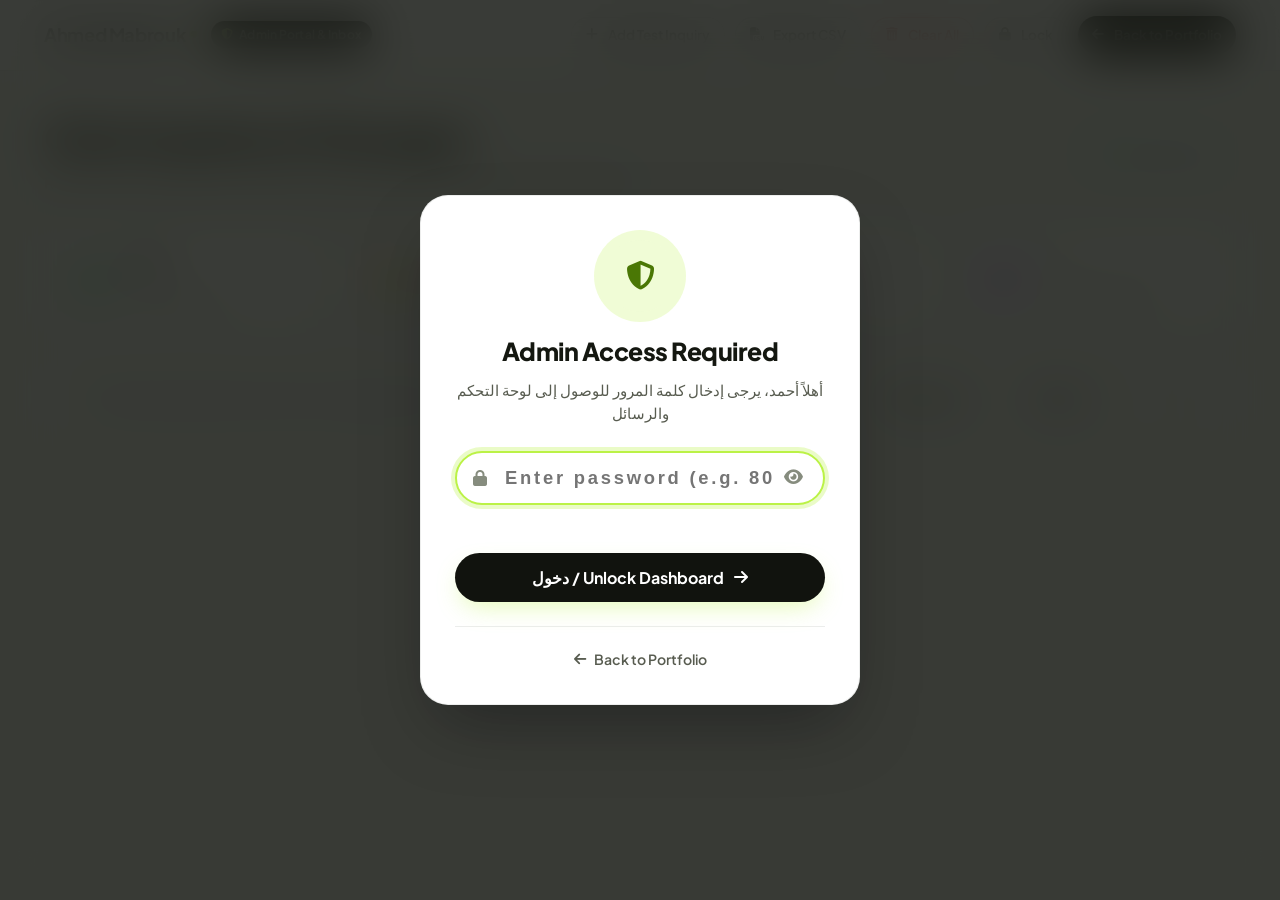
<file: admin.html>
<!DOCTYPE html>
<html lang="en">
<head>
  <meta charset="UTF-8">
  <meta name="viewport" content="width=device-width, initial-scale=1.0">
  <title>Admin Portal — Ahmed Mabrouk Messages & Inquiries</title>
  <meta name="description" content="Private admin dashboard to view, manage, and reply to client inquiries and portfolio contact messages.">
  
  <!-- Favicon -->
  <link rel="icon" href="data:image/svg+xml,<svg xmlns='http://www.w3.org/2000/svg' viewBox='0 0 100 100'><text y='.9em' font-size='90'>⚡</text></svg>">

  <!-- Google Fonts -->
  <link rel="preconnect" href="https://fonts.googleapis.com">
  <link rel="preconnect" href="https://fonts.gstatic.com" crossorigin>
  <link href="https://fonts.googleapis.com/css2?family=Plus+Jakarta+Sans:wght@400;500;600;700;800&family=Instrument+Serif:ital@0;1&display=swap" rel="stylesheet">
  
  <!-- Font Awesome Icons -->
  <link rel="stylesheet" href="https://cdnjs.cloudflare.com/ajax/libs/font-awesome/6.5.1/css/all.min.css">
  
  <!-- Stylesheets -->
  <link rel="stylesheet" href="style.css">
  <link rel="stylesheet" href="admin.css">
</head>
<body class="admin-body">

  <!-- ADMIN AUTHENTICATION / LOCK OVERLAY -->
  <div class="admin-auth-overlay" id="admin-auth-overlay" aria-modal="true" role="dialog">
    <div class="auth-card">
      <div class="auth-badge-icon">
        <i class="fa-solid fa-shield-halved"></i>
      </div>
      <h2 class="auth-title">Admin Access Required</h2>
      <p class="auth-subtitle">أهلاً أحمد، يرجى إدخال كلمة المرور للوصول إلى لوحة التحكم والرسائل</p>

      <form id="admin-login-form" class="auth-form" onsubmit="return false;">
        <div class="auth-input-wrapper">
          <i class="fa-solid fa-lock auth-input-icon"></i>
          <input type="password" id="admin-pass-input" class="auth-input" placeholder="Enter password (e.g. 8080)" autocomplete="current-password" autofocus required>
          <button type="button" class="auth-eye-btn" id="toggle-pass-visibility" title="Show / Hide Password" aria-label="Toggle password visibility">
            <i class="fa-solid fa-eye" id="eye-icon"></i>
          </button>
        </div>

        <div class="auth-error-msg" id="auth-error-msg"></div>

        <button type="submit" class="btn btn-primary auth-submit-btn" id="btn-admin-login">
          <span>دخول / Unlock Dashboard</span>
          <i class="fa-solid fa-arrow-right"></i>
        </button>
      </form>

      <div class="auth-footer-actions">
        <a href="index.html" class="auth-back-link">
          <i class="fa-solid fa-arrow-left"></i> Back to Portfolio
        </a>
      </div>
    </div>
  </div>

  <!-- TOP ADMIN NAVBAR -->
  <header class="admin-topbar">
    <div class="admin-container topbar-flex">
      <div class="admin-brand">
        <a href="index.html" class="brand-logo">
          <span class="logo-text">Ahmed Mabrouk</span>
          <span class="logo-dot"></span>
        </a>
        <div class="admin-badge">
          <i class="fa-solid fa-shield-halved"></i>
          <span>Admin Portal & Inbox</span>
        </div>
      </div>

      <div class="admin-top-actions">
        <button class="btn btn-secondary btn-sm" id="btn-create-test" title="Generate a test inquiry">
          <i class="fa-solid fa-plus"></i>
          <span>Add Test Inquiry</span>
        </button>
        <button class="btn btn-secondary btn-sm" id="btn-export-csv" title="Export messages to CSV">
          <i class="fa-solid fa-file-csv"></i>
          <span>Export CSV</span>
        </button>
        <button class="btn btn-secondary btn-sm text-danger" id="btn-clear-all" title="Clear all messages">
          <i class="fa-solid fa-trash-can"></i>
          <span>Clear All</span>
        </button>
        <button class="btn btn-secondary btn-sm" id="btn-admin-logout" title="Lock Dashboard">
          <i class="fa-solid fa-lock"></i>
          <span>Lock</span>
        </button>
        <a href="index.html" class="btn btn-primary btn-sm">
          <i class="fa-solid fa-arrow-left"></i>
          <span>Back to Portfolio</span>
        </a>
      </div>
    </div>
  </header>

  <!-- MAIN ADMIN DASHBOARD -->
  <main class="admin-main">
    <div class="admin-container">
      
      <!-- HERO HEADER TITLE -->
      <div class="admin-header-row">
        <div>
          <h1 class="admin-page-title">Client Inquiries & Messages</h1>
          <p class="admin-page-subtitle">Real-time incoming communications submitted from the portfolio contact form.</p>
        </div>
        <div class="live-pulse-badge">
          <span class="live-dot"></span>
          <span>Live Sync Active</span>
        </div>
      </div>

      <!-- STATS METRICS ROW -->
      <section class="admin-stats-grid">
        <div class="stat-card">
          <div class="stat-icon-wrap total">
            <i class="fa-solid fa-inbox"></i>
          </div>
          <div class="stat-info">
            <span class="stat-count" id="stat-total">0</span>
            <span class="stat-tag">Total Inquiries</span>
          </div>
        </div>

        <div class="stat-card">
          <div class="stat-icon-wrap unread">
            <i class="fa-solid fa-envelope-open-text"></i>
          </div>
          <div class="stat-info">
            <span class="stat-count" id="stat-unread">0</span>
            <span class="stat-tag">Unread Messages</span>
          </div>
        </div>

        <div class="stat-card">
          <div class="stat-icon-wrap today">
            <i class="fa-solid fa-calendar-day"></i>
          </div>
          <div class="stat-info">
            <span class="stat-count" id="stat-today">0</span>
            <span class="stat-tag">Today's Inquiries</span>
          </div>
        </div>

        <div class="stat-card">
          <div class="stat-icon-wrap topic">
            <i class="fa-solid fa-bullseye"></i>
          </div>
          <div class="stat-info">
            <span class="stat-count text-truncate" id="stat-top-topic">—</span>
            <span class="stat-tag">Top Inquired Topic</span>
          </div>
        </div>
      </section>

      <!-- SEARCH & FILTER TOOLBAR -->
      <section class="admin-filter-toolbar">
        <div class="search-input-wrap">
          <i class="fa-solid fa-magnifying-glass search-icon"></i>
          <input type="text" id="admin-search-input" placeholder="Search by sender name, email, or message keyword...">
          <button class="clear-search-btn" id="clear-search-btn" title="Clear search">
            <i class="fa-solid fa-xmark"></i>
          </button>
        </div>

        <div class="filter-controls">
          <select id="status-filter" class="admin-select">
            <option value="all">All Messages</option>
            <option value="unread">Unread Only</option>
            <option value="read">Read Only</option>
          </select>

          <select id="topic-filter" class="admin-select">
            <option value="all">All Topics</option>
            <option value="AI & Machine Learning Solution">AI & Machine Learning</option>
            <option value="Front-End / React Web Application">Front-End & React</option>
            <option value="End-to-End AI Web App Integration">AI Web App Integration</option>
            <option value="Full-Time / Contract Role Discussion">Hiring & Roles</option>
            <option value="Other Inquiry">Other Inquiries</option>
          </select>
        </div>
      </section>

      <!-- MESSAGES LIST CONTAINER -->
      <section class="messages-container" id="messages-container">
        <!-- Messages rendered dynamically via admin.js -->
      </section>

    </div>
  </main>

  <!-- MESSAGE DETAIL MODAL -->
  <div class="modal-backdrop" id="admin-message-modal" aria-hidden="true" role="dialog">
    <div class="modal-card admin-modal-card">
      <button class="modal-close-btn" id="admin-modal-close" aria-label="Close modal">
        <i class="fa-solid fa-xmark"></i>
      </button>

      <div class="admin-modal-content" id="admin-modal-content">
        <!-- Content injected dynamically -->
      </div>
    </div>
  </div>

  <!-- TOAST NOTIFICATION -->
  <div class="toast-notification" id="admin-toast" role="status"></div>

  <!-- Scripts -->
  <script src="admin.js"></script>
</body>
</html>
</file>
<file: style.css>
/* ==========================================================================
   AHMED MABROUK PORTFOLIO — PREMIUM EDITORIAL DESIGN SYSTEM
   Matches reference: Lime Radiant Glow, High-End Typography & Fluid Motion
   ========================================================================== */

:root {
  /* Brand Palette */
  --lime-primary: #bbf246;
  --lime-glow: #d2f85e;
  --lime-light: #effcd3;
  --lime-subtle: #f6fcee;
  --lime-border: rgba(187, 242, 70, 0.4);

  --dark-bg: #11130e;
  --dark-surface: #181b14;
  --dark-card: #20241b;
  --dark-text: #ffffff;

  --light-bg: #fbfcf8;
  --light-surface: #ffffff;
  --light-border: rgba(22, 27, 14, 0.08);
  --light-border-hover: rgba(187, 242, 70, 0.9);

  --text-main: #141710;
  --text-secondary: #585c50;
  --text-muted: #868c7e;

  /* Typography */
  --font-sans: 'Plus Jakarta Sans', -apple-system, BlinkMacSystemFont, 'Segoe UI', Roboto, sans-serif;
  --font-serif: 'Instrument Serif', 'Playfair Display', Georgia, serif;

  /* Shadows & Radius */
  --radius-xs: 8px;
  --radius-sm: 14px;
  --radius-md: 22px;
  --radius-lg: 32px;
  --radius-full: 9999px;

  --shadow-sm: 0 4px 16px rgba(0, 0, 0, 0.04);
  --shadow-card: 0 16px 36px -12px rgba(22, 35, 10, 0.07);
  --shadow-hover: 0 24px 48px -10px rgba(187, 242, 70, 0.22);
  --shadow-glow: 0 0 50px rgba(187, 242, 70, 0.45);

  --transition: all 0.3s cubic-bezier(0.16, 1, 0.3, 1);
}

/* ==========================================================================
   RESET & GLOBAL BASICS
   ========================================================================== */
*,
*::before,
*::after {
  box-sizing: border-box;
  margin: 0;
  padding: 0;
}

html {
  scroll-behavior: smooth;
  font-size: 16px;
  text-size-adjust: 100%;
}

body {
  font-family: var(--font-sans);
  background-color: var(--light-bg);
  color: var(--text-main);
  line-height: 1.6;
  overflow-x: hidden;
  position: relative;
  -webkit-font-smoothing: antialiased;
}

img {
  max-width: 100%;
  height: auto;
  display: block;
}

a {
  color: inherit;
  text-decoration: none;
  transition: var(--transition);
}

button {
  font-family: inherit;
  cursor: pointer;
  border: none;
  background: none;
  transition: var(--transition);
}

.container {
  width: 100%;
  max-width: 1240px;
  margin: 0 auto;
  padding: 0 24px;
}

/* ==========================================================================
   BACKGROUND AMBIENT GLOW
   ========================================================================== */
.ambient-glow {
  position: absolute;
  pointer-events: none;
  z-index: 0;
  border-radius: 50%;
  filter: blur(100px);
}

.ambient-glow-top {
  display: none;
}

.ambient-glow-bottom {
  bottom: 300px;
  left: 50%;
  transform: translateX(-50%);
  width: 800px;
  height: 500px;
  background: radial-gradient(circle, rgba(187, 242, 70, 0.25) 0%, rgba(251, 252, 248, 0) 70%);
}

/* ==========================================================================
   BUTTONS & MICRO COMPONENTS
   ========================================================================== */
.btn {
  display: inline-flex;
  align-items: center;
  justify-content: center;
  gap: 10px;
  padding: 12px 24px;
  border-radius: var(--radius-full);
  font-size: 0.95rem;
  font-weight: 600;
  transition: var(--transition);
}

.btn-primary {
  background-color: var(--dark-bg);
  color: #ffffff;
}

.btn-primary:hover {
  background-color: #272c20;
  transform: translateY(-2px);
  box-shadow: 0 8px 24px rgba(0, 0, 0, 0.15);
}

.btn-secondary {
  background: var(--light-surface);
  color: var(--text-main);
  border: 1px solid var(--light-border);
}

.btn-secondary:hover {
  background: var(--lime-subtle);
  border-color: var(--lime-primary);
  transform: translateY(-2px);
}

.btn-outline {
  border: 1.5px solid var(--dark-bg);
  color: var(--dark-bg);
  background: transparent;
}

.btn-outline:hover {
  background: var(--dark-bg);
  color: #ffffff;
}

.btn-dark {
  background: var(--dark-bg);
  color: #ffffff;
}

.btn-dark:hover {
  background: #000000;
  transform: scale(1.03);
}

.full-width {
  width: 100%;
}

/* ==========================================================================
   HEADER / NAVIGATION
   ========================================================================== */
.site-header {
  position: sticky;
  top: 0;
  z-index: 100;
  background: rgba(251, 252, 248, 0.9);
  backdrop-filter: blur(16px);
  -webkit-backdrop-filter: blur(16px);
  border-bottom: 1px solid rgba(22, 27, 14, 0.05);
  transition: var(--transition);
}

.site-header.scrolled {
  box-shadow: 0 10px 30px rgba(0, 0, 0, 0.04);
}

.header-container {
  display: flex;
  align-items: center;
  justify-content: space-between;
  max-width: 1240px;
  margin: 0 auto;
  padding: 12px 28px;
}

.brand-logo {
  display: flex;
  align-items: center;
  gap: 6px;
  font-weight: 800;
  font-size: 1.15rem;
  letter-spacing: -0.02em;
}

.logo-dot {
  width: 7px;
  height: 7px;
  border-radius: 50%;
  background: var(--lime-primary);
  box-shadow: 0 0 8px var(--lime-primary);
}

.desktop-nav {
  display: flex;
  align-items: center;
  gap: 24px;
}

.nav-link {
  font-size: 0.88rem;
  font-weight: 500;
  color: var(--text-secondary);
  position: relative;
  padding: 4px 0;
}

.nav-link:hover,
.nav-link.active {
  color: var(--text-main);
  font-weight: 600;
}

.nav-link.active::after {
  content: '';
  position: absolute;
  bottom: 0;
  left: 0;
  width: 100%;
  height: 2px;
  background: var(--lime-primary);
  border-radius: var(--radius-full);
}

.header-actions {
  display: flex;
  align-items: center;
  gap: 12px;
}

/* CV Dropdown */
.dropdown {
  position: relative;
}

.dropdown-btn {
  padding: 8px 16px;
  font-size: 0.84rem;
}

.dropdown-arrow {
  font-size: 0.72rem;
  transition: transform 0.25s ease;
}

.dropdown.open .dropdown-arrow {
  transform: rotate(180deg);
}

.dropdown-menu {
  position: absolute;
  top: calc(100% + 8px);
  right: 0;
  width: 290px;
  background: #ffffff;
  border-radius: var(--radius-sm);
  border: 1px solid rgba(22, 27, 14, 0.08);
  box-shadow: 0 18px 45px rgba(0, 0, 0, 0.12);
  padding: 10px;
  display: none;
  flex-direction: column;
  gap: 6px;
  z-index: 150;
  animation: fadeInDown 0.25s cubic-bezier(0.16, 1, 0.3, 1);
}

.dropdown.open .dropdown-menu {
  display: flex;
}

@keyframes fadeInDown {
  from {
    opacity: 0;
    transform: translateY(-8px);
  }

  to {
    opacity: 1;
    transform: translateY(0);
  }
}

.dropdown-item {
  display: flex;
  align-items: center;
  gap: 12px;
  padding: 10px 12px;
  border-radius: var(--radius-xs);
  transition: var(--transition);
}

.dropdown-item:hover {
  background: var(--lime-subtle);
}

.dropdown-item-icon {
  width: 34px;
  height: 34px;
  border-radius: 8px;
  display: flex;
  align-items: center;
  justify-content: center;
  font-size: 0.95rem;
}

.dropdown-item-icon.ai {
  background: #eefad4;
  color: #4d7a04;
}

.dropdown-item-icon.fe {
  background: #e8f0fe;
  color: #1a73e8;
}

.dropdown-item-text {
  display: flex;
  flex-direction: column;
}

.dropdown-item-text strong {
  font-size: 0.85rem;
  color: var(--text-main);
}

.dropdown-item-text span {
  font-size: 0.72rem;
  color: var(--text-muted);
}

.header-cta-btn {
  padding: 8px 18px;
  font-size: 0.85rem;
}

.mobile-menu-toggle {
  display: none;
  flex-direction: column;
  gap: 5px;
  width: 38px;
  height: 38px;
  align-items: center;
  justify-content: center;
  background: #ffffff;
  border: 1px solid var(--light-border);
  border-radius: 10px;
}

.mobile-menu-toggle span {
  width: 18px;
  height: 2px;
  background: var(--text-main);
  border-radius: 2px;
  transition: var(--transition);
}

.mobile-menu-toggle.open span:nth-child(1) {
  transform: translateY(7px) rotate(45deg);
}

.mobile-menu-toggle.open span:nth-child(2) {
  opacity: 0;
}

.mobile-menu-toggle.open span:nth-child(3) {
  transform: translateY(-7px) rotate(-45deg);
}

.mobile-drawer {
  display: none;
  background: #ffffff;
  border-bottom: 1px solid var(--light-border);
  box-shadow: 0 15px 30px rgba(0, 0, 0, 0.08);
}

.mobile-drawer.open {
  display: block;
}

.mobile-drawer-inner {
  padding: 24px;
  display: flex;
  flex-direction: column;
  gap: 16px;
}

.mobile-link {
  font-size: 1.05rem;
  font-weight: 600;
  padding: 8px 0;
  border-bottom: 1px solid rgba(0, 0, 0, 0.04);
}

.mobile-cv-group {
  display: flex;
  flex-direction: column;
  gap: 8px;
  margin: 10px 0;
}

.mobile-cv-label {
  font-size: 0.8rem;
  color: var(--text-muted);
  font-weight: 600;
  text-transform: uppercase;
}

/* ==========================================================================
   HERO SECTION (Matching reference)
   ========================================================================== */
.hero-section {
  position: relative;
  min-height: auto;
  display: flex;
  flex-direction: column;
  align-items: center;
  justify-content: flex-start;
  padding-top: 28px;
  padding-bottom: 48px;
  text-align: center;
  z-index: 1;
}

/* ==========================================================================
   HERO SECTION (Matching reference)
   ========================================================================== */
.hero-section {
  position: relative;
  min-height: auto;
  display: flex;
  flex-direction: column;
  align-items: center;
  justify-content: flex-start;
  padding-top: 32px;
  padding-bottom: 50px;
  text-align: center;
  background: #ffffff;
  z-index: 1;
}

.hero-header-content {
  margin-bottom: 16px;
  display: flex;
  flex-direction: column;
  align-items: center;
  gap: 10px;
}

.hero-top-badge {
  display: inline-flex;
  align-items: center;
  gap: 8px;
  background: #ffffff;
  border: 1px solid var(--light-border);
  padding: 7px 18px;
  border-radius: var(--radius-full);
  font-size: 0.84rem;
  font-weight: 700;
  color: var(--text-secondary);
  box-shadow: 0 4px 14px rgba(0, 0, 0, 0.04);
  margin-bottom: 4px;
  animation: fadeInDown 0.4s ease;
}

.badge-star {
  color: #7ab30a;
  font-size: 0.85rem;
}

.hero-title {
  display: flex;
  flex-direction: column;
  align-items: center;
  gap: 4px;
}

.hero-intro {
  font-size: clamp(1.8rem, 3.2vw, 2.7rem);
  font-weight: 700;
  letter-spacing: -0.025em;
  color: var(--text-main);
  line-height: 1.1;
}

.hero-role {
  font-family: var(--font-serif);
  font-style: italic;
  font-weight: 400;
  font-size: clamp(2.4rem, 5vw, 4rem);
  letter-spacing: -0.02em;
  color: #12140e;
  line-height: 1.05;
}

.hero-interactive-stage {
  position: relative;
  width: 100%;
  max-width: 1080px;
  margin: 0 auto;
  display: flex;
  flex-direction: column;
  align-items: center;
  justify-content: center;
  min-height: 480px;
}

/* Floating Badges */
.hero-float-badge {
  position: absolute;
  z-index: 10;
  background: #ffffff;
  border: 1px solid rgba(22, 27, 14, 0.08);
  box-shadow: 0 14px 34px -8px rgba(0, 0, 0, 0.1);
  border-radius: var(--radius-full);
  display: flex;
  align-items: center;
  gap: 10px;
  animation: floatSubtle 6s ease-in-out infinite;
}

.hero-float-badge.float-left {
  top: 26%;
  left: 4%;
  padding: 10px 20px;
  font-size: 0.84rem;
}

.hero-float-badge.float-right {
  top: 28%;
  right: 4%;
  padding: 12px 20px;
  max-width: 260px;
  text-align: left;
  line-height: 1.42;
  font-size: 0.82rem;
}

@keyframes floatSubtle {

  0%,
  100% {
    transform: translateY(0);
  }

  50% {
    transform: translateY(-6px);
  }
}

.status-indicator {
  width: 9px;
  height: 9px;
  border-radius: 50%;
  background: #46cf36;
  position: relative;
}

.status-indicator::after {
  content: '';
  position: absolute;
  top: -3px;
  left: -3px;
  width: 15px;
  height: 15px;
  border-radius: 50%;
  background: rgba(70, 207, 54, 0.35);
  animation: pulseRadar 2s infinite;
}

@keyframes pulseRadar {
  0% {
    transform: scale(0.6);
    opacity: 1;
  }

  100% {
    transform: scale(1.5);
    opacity: 0;
  }
}

.float-icon {
  width: 22px;
  height: 22px;
  border-radius: 50%;
  background: var(--lime-light);
  color: #4a7705;
  display: flex;
  align-items: center;
  justify-content: center;
  font-size: 0.72rem;
  flex-shrink: 0;
}

.float-text {
  font-weight: 500;
  font-size: 0.84rem;
  color: var(--text-secondary);
}

/* Portrait Wrapper */
.hero-photo-wrapper {
  position: relative;
  width: 100%;
  max-width: 420px;
  display: flex;
  justify-content: center;
  align-items: center;
  margin: 0 auto;
}

.hero-portrait-img {
  position: relative;
  z-index: 2;
  width: 100%;
  max-width: 410px;
  height: auto;
  object-fit: contain;
  /* Retain 100% untouched original photo colors */
  mix-blend-mode: normal !important;
  filter: none !important;
  mask-image: none !important;
  -webkit-mask-image: none !important;
  transition: transform 0.4s ease;
}

.hero-portrait-img:hover {
  transform: scale(1.02);
}

/* Hero Bottom Bar */
.hero-bottom-bar {
  position: relative;
  z-index: 10;
  width: 100%;
  max-width: 780px;
  display: flex;
  align-items: center;
  justify-content: space-between;
  margin-top: -16px;
  padding: 0 16px;
}

.hero-badges-group {
  display: flex;
  align-items: center;
  gap: 12px;
  flex-wrap: wrap;
}

.hero-mini-pill {
  display: inline-flex;
  align-items: center;
  gap: 8px;
  background: #ffffff;
  border: 1px solid var(--light-border);
  padding: 8px 18px;
  border-radius: var(--radius-full);
  font-size: 0.82rem;
  font-weight: 700;
  color: var(--text-main);
  box-shadow: 0 4px 14px rgba(0, 0, 0, 0.05);
  transition: var(--transition);
}

.hero-mini-pill:hover {
  border-color: var(--lime-primary);
  transform: translateY(-2px);
  box-shadow: 0 6px 18px rgba(187, 242, 70, 0.2);
}

.hero-mini-pill .pill-icon {
  color: #4a7705;
  font-size: 0.85rem;
}

.btn-hero-cta {
  display: inline-flex;
  align-items: center;
  gap: 12px;
  background: #141710;
  color: #ffffff;
  padding: 9px 12px 9px 22px;
  border-radius: var(--radius-full);
  font-size: 0.92rem;
  font-weight: 600;
  box-shadow: 0 8px 24px rgba(0, 0, 0, 0.16);
}

.btn-hero-cta:hover {
  background: #000000;
  transform: translateY(-2px);
  box-shadow: 0 12px 28px rgba(0, 0, 0, 0.24);
}

.btn-icon-circle {
  width: 34px;
  height: 34px;
  border-radius: 50%;
  background: var(--lime-primary);
  color: var(--dark-bg);
  display: flex;
  align-items: center;
  justify-content: center;
  font-size: 0.8rem;
  transition: transform 0.3s ease;
}

.btn-hero-cta:hover .btn-icon-circle {
  transform: translateX(4px);
}

/* ==========================================================================
   TICKER / MARQUEE SECTION
   ========================================================================== */
.ticker-section {
  position: relative;
  z-index: 2;
  padding: 24px 0;
  border-top: 1px solid rgba(22, 27, 14, 0.05);
  border-bottom: 1px solid rgba(22, 27, 14, 0.05);
  background: rgba(255, 255, 255, 0.6);
  overflow: hidden;
}

.ticker-wrapper {
  display: flex;
  width: 100%;
  overflow: hidden;
}

.ticker-track {
  display: flex;
  gap: 40px;
  white-space: nowrap;
  animation: scrollTicker 32s linear infinite;
}

.ticker-track:hover {
  animation-play-state: paused;
}

@keyframes scrollTicker {
  0% {
    transform: translateX(0);
  }

  100% {
    transform: translateX(-50%);
  }
}

.ticker-item {
  display: flex;
  align-items: center;
  gap: 10px;
  font-size: 0.92rem;
  font-weight: 600;
  letter-spacing: 0.04em;
  text-transform: uppercase;
  color: var(--text-secondary);
  opacity: 0.78;
  transition: opacity 0.2s ease;
}

.ticker-item:hover {
  opacity: 1;
  color: var(--text-main);
}

.ticker-item i {
  color: #68990e;
  font-size: 1.05rem;
}

/* ==========================================================================
   SHOWCASE BENTO SECTION (Matching the green mockup frame in reference)
   ========================================================================== */
.showcase-bento-section {
  position: relative;
  padding: 80px 0;
  z-index: 2;
}

.bento-container-card {
  background: #ffffff;
  border-radius: var(--radius-lg);
  border: 1.5px solid var(--lime-border);
  box-shadow: 0 20px 60px -15px rgba(187, 242, 70, 0.25), 0 10px 30px rgba(0, 0, 0, 0.04);
  padding: 32px;
  position: relative;
  overflow: hidden;
}

.bento-header-bar {
  display: flex;
  align-items: center;
  justify-content: space-between;
  padding-bottom: 24px;
  margin-bottom: 28px;
  border-bottom: 1px solid rgba(22, 27, 14, 0.06);
}

.bento-window-dots {
  display: flex;
  gap: 7px;
}

.bento-window-dots .dot {
  width: 11px;
  height: 11px;
  border-radius: 50%;
}

.dot.red {
  background: #ff5f56;
}

.dot.yellow {
  background: #ffbd2e;
}

.dot.green {
  background: #27c93f;
}

.bento-title-tag {
  font-size: 0.9rem;
  font-weight: 600;
  color: var(--text-secondary);
  letter-spacing: 0.02em;
}

.bento-live-badge {
  display: flex;
  align-items: center;
  gap: 8px;
  font-size: 0.8rem;
  font-weight: 600;
  color: #497505;
  background: var(--lime-light);
  padding: 6px 14px;
  border-radius: var(--radius-full);
}

.pulse-dot {
  width: 7px;
  height: 7px;
  border-radius: 50%;
  background: #497505;
  animation: pulseDot 1.5s infinite;
}

@keyframes pulseDot {
  0% {
    transform: scale(0.9);
    opacity: 1;
  }

  50% {
    transform: scale(1.4);
    opacity: 0.5;
  }

  100% {
    transform: scale(0.9);
    opacity: 1;
  }
}

.bento-grid {
  display: grid;
  grid-template-columns: repeat(12, 1fr);
  gap: 24px;
}

.bento-item {
  background: #fbfcf9;
  border: 1px solid var(--light-border);
  border-radius: var(--radius-md);
  padding: 28px;
  position: relative;
  overflow: hidden;
  transition: var(--transition);
  display: flex;
  flex-direction: column;
  justify-content: space-between;
}

.bento-item:hover {
  border-color: var(--lime-primary);
  transform: translateY(-4px);
  box-shadow: 0 16px 36px rgba(187, 242, 70, 0.15);
}

.bento-large {
  grid-column: span 7;
}

.bento-medium {
  grid-column: span 5;
}

.bento-tag-row {
  display: flex;
  flex-wrap: wrap;
  gap: 8px;
  margin-bottom: 14px;
}

.bento-tag {
  font-size: 0.75rem;
  font-weight: 600;
  background: #ffffff;
  border: 1px solid rgba(0, 0, 0, 0.06);
  padding: 4px 10px;
  border-radius: var(--radius-full);
  color: var(--text-secondary);
}

.bento-tag.highlight {
  background: var(--lime-light);
  color: #3b6302;
  border-color: rgba(187, 242, 70, 0.4);
}

.bento-card-title {
  font-size: 1.3rem;
  font-weight: 700;
  letter-spacing: -0.02em;
  margin-bottom: 10px;
  color: var(--text-main);
}

.bento-card-desc {
  font-size: 0.9rem;
  color: var(--text-secondary);
  line-height: 1.5;
  margin-bottom: 20px;
}

.bento-metric-row {
  display: flex;
  gap: 16px;
  margin-top: 10px;
}

.metric-box {
  background: #ffffff;
  border: 1px solid rgba(22, 27, 14, 0.06);
  border-radius: var(--radius-sm);
  padding: 10px 14px;
  display: flex;
  flex-direction: column;
  flex: 1;
}

.metric-num {
  font-size: 1.1rem;
  font-weight: 800;
  color: var(--text-main);
}

.metric-label {
  font-size: 0.72rem;
  color: var(--text-muted);
}

/* Mockup Frames Inside Bento */
.mockup-frame {
  background: #ffffff;
  border: 1px solid rgba(0, 0, 0, 0.08);
  border-radius: var(--radius-sm);
  padding: 14px;
  box-shadow: 0 8px 24px rgba(0, 0, 0, 0.03);
  margin-top: 14px;
}

.mockup-nav {
  display: flex;
  justify-content: space-between;
  align-items: center;
  font-size: 0.75rem;
  font-weight: 600;
  color: var(--text-secondary);
  margin-bottom: 12px;
  border-bottom: 1px solid rgba(0, 0, 0, 0.05);
  padding-bottom: 6px;
}

.mock-status {
  color: #3f7004;
  background: var(--lime-light);
  padding: 2px 8px;
  border-radius: var(--radius-full);
}

.mock-chart-row {
  display: grid;
  grid-template-columns: 1fr 1fr;
  gap: 12px;
}

.mock-chart-item {
  background: #fbfbf9;
  border: 1px solid rgba(0, 0, 0, 0.04);
  border-radius: 8px;
  padding: 10px;
}

.chart-header {
  display: flex;
  justify-content: space-between;
  font-size: 0.72rem;
  font-weight: 600;
  margin-bottom: 8px;
}

.badge-good {
  color: #1a7f37;
  font-weight: 700;
}

.badge-accent {
  color: #3b6302;
  font-weight: 700;
}

.chart-bars {
  display: flex;
  justify-content: space-around;
  align-items: flex-end;
  height: 60px;
  padding-top: 6px;
}

.bar-col {
  display: flex;
  flex-direction: column;
  align-items: center;
  gap: 4px;
  height: 100%;
  justify-content: flex-end;
}

.bar-fill {
  width: 14px;
  background: var(--lime-primary);
  border-radius: 4px 4px 0 0;
  min-height: 8px;
}

.bar-col span {
  font-size: 0.65rem;
  color: var(--text-muted);
}

.rl-state-diagram {
  display: flex;
  align-items: center;
  justify-content: space-between;
  gap: 6px;
  margin-top: 12px;
  font-size: 0.68rem;
}

.state-node {
  background: #ffffff;
  border: 1px solid rgba(0, 0, 0, 0.08);
  padding: 4px 8px;
  border-radius: 6px;
  font-weight: 600;
}

.state-node.active {
  background: var(--lime-primary);
  color: var(--dark-bg);
}

.rl-insight {
  font-size: 0.7rem;
  color: var(--text-muted);
  margin-top: 8px;
  font-style: italic;
}

.mockup-chat-preview {
  display: flex;
  flex-direction: column;
  gap: 10px;
}

.chat-bubble {
  padding: 10px 14px;
  border-radius: 12px;
  font-size: 0.8rem;
  line-height: 1.4;
}

.chat-bubble.user {
  background: #edf2f7;
  color: var(--text-main);
  align-self: flex-start;
}

.chat-bubble.bot {
  background: var(--lime-subtle);
  border: 1px solid var(--lime-border);
  color: #273b0a;
}

.mockup-store-preview {
  display: flex;
  flex-direction: column;
  gap: 12px;
}

.store-mini-card {
  display: flex;
  align-items: center;
  justify-content: space-between;
  background: #ffffff;
  border: 1px solid rgba(0, 0, 0, 0.06);
  padding: 12px;
  border-radius: 12px;
}

.store-pic {
  width: 38px;
  height: 38px;
  background: #edf2f7;
  border-radius: 8px;
  display: flex;
  align-items: center;
  justify-content: center;
  color: #4a5568;
}

.store-meta {
  display: flex;
  flex-direction: column;
}

.item-name {
  font-size: 0.82rem;
  font-weight: 700;
}

.item-price {
  font-size: 0.75rem;
  color: var(--text-muted);
}

.store-btn {
  background: var(--dark-bg);
  color: #ffffff;
  padding: 6px 12px;
  font-size: 0.75rem;
  font-weight: 600;
  border-radius: var(--radius-full);
}

.store-stats-badge {
  font-size: 0.75rem;
  color: #2e7d32;
  font-weight: 600;
  display: flex;
  align-items: center;
  gap: 6px;
}

.dashboard-mini-metrics {
  display: flex;
  gap: 14px;
  margin-top: 10px;
}

.mini-stat {
  background: #ffffff;
  border: 1px solid rgba(0, 0, 0, 0.06);
  border-radius: 10px;
  padding: 10px 14px;
  flex: 1;
  display: flex;
  flex-direction: column;
}

.stat-lbl {
  font-size: 0.72rem;
  color: var(--text-muted);
}

.stat-val {
  font-size: 1.15rem;
  font-weight: 800;
  color: var(--text-main);
}

.stat-trend {
  font-size: 0.72rem;
  font-weight: 600;
  display: flex;
  align-items: center;
  gap: 4px;
}

.stat-trend.positive {
  color: #1a7f37;
}

/* ==========================================================================
   PHILOSOPHY & FLOATING BADGES SECTION
   ========================================================================== */
.philosophy-section {
  position: relative;
  padding: 100px 0 80px;
  text-align: center;
  z-index: 2;
}

.philosophy-container {
  max-width: 980px;
}

.philosophy-eyebrow {
  margin-bottom: 24px;
}

.philosophy-eyebrow span {
  font-family: var(--font-serif);
  font-style: italic;
  font-size: 1.5rem;
  color: var(--text-muted);
}

.philosophy-content-wrap {
  position: relative;
  padding: 60px 40px;
}

.philosophy-headline {
  font-size: clamp(1.8rem, 3.8vw, 3rem);
  font-weight: 500;
  line-height: 1.4;
  letter-spacing: -0.02em;
  color: var(--text-secondary);
}

.philosophy-headline em {
  font-style: normal;
  color: var(--text-main);
  font-weight: 700;
}

.philosophy-headline strong {
  font-family: var(--font-serif);
  font-style: italic;
  font-weight: 400;
  font-size: 1.15em;
  color: #12140e;
  border-bottom: 2px solid var(--lime-primary);
}

/* Floating interactive pill tags */
.pill-tag {
  position: absolute;
  background: #ffffff;
  border: 1px solid rgba(22, 27, 14, 0.08);
  padding: 8px 16px;
  border-radius: var(--radius-full);
  font-size: 0.82rem;
  font-weight: 600;
  color: var(--text-main);
  box-shadow: 0 8px 24px rgba(0, 0, 0, 0.06);
  display: flex;
  align-items: center;
  gap: 8px;
  cursor: pointer;
  transition: transform 0.3s ease, box-shadow 0.3s ease, border-color 0.3s ease;
}

.pill-tag:hover {
  transform: scale(1.08) translateY(-4px);
  border-color: var(--lime-primary);
  box-shadow: 0 12px 28px rgba(187, 242, 70, 0.3);
}

.pill-dot {
  width: 8px;
  height: 8px;
  border-radius: 50%;
}

.pill-dot.red {
  background: #ea580c;
}

.pill-dot.blue {
  background: #0284c7;
}

.pill-dot.dark {
  background: #18181b;
}

.pill-dot.yellow {
  background: #eab308;
}

.pill-dot.purple {
  background: #9333ea;
}

.pill-dot.green {
  background: #16a34a;
}

.pill-tag-1 {
  top: 0;
  left: 6%;
}

.pill-tag-2 {
  top: 50%;
  left: -2%;
  transform: translateY(-50%);
}

.pill-tag-3 {
  bottom: 0;
  left: 10%;
}

.pill-tag-4 {
  top: 0;
  right: 6%;
}

.pill-tag-5 {
  top: 50%;
  right: -2%;
  transform: translateY(-50%);
}

.pill-tag-6 {
  bottom: 0;
  right: 10%;
}

/* ==========================================================================
   PROCESS SECTION ("Here's how it works")
   ========================================================================== */
.process-section {
  position: relative;
  padding: 90px 0;
  z-index: 2;
}

.section-badge-center {
  text-align: center;
  margin-bottom: 50px;
}

.sub-pill {
  font-size: 0.85rem;
  font-weight: 600;
  letter-spacing: 0.04em;
  color: #4a7705;
  background: var(--lime-light);
  padding: 6px 16px;
  border-radius: var(--radius-full);
  display: inline-block;
  margin-bottom: 12px;
}

.section-title {
  font-size: clamp(2.2rem, 4.5vw, 3.4rem);
  font-weight: 700;
  letter-spacing: -0.03em;
  line-height: 1.15;
}

.section-subtitle {
  font-size: 1.05rem;
  color: var(--text-secondary);
  max-width: 600px;
  margin: 12px auto 0;
}

.process-grid-wrapper {
  position: relative;
  width: 100%;
}

.process-connector-svg {
  position: absolute;
  top: 12%;
  left: 5%;
  width: 90%;
  height: 90px;
  pointer-events: none;
  z-index: 1;
}

.process-cards {
  position: relative;
  z-index: 2;
  display: grid;
  grid-template-columns: repeat(3, 1fr);
  gap: 28px;
}

.process-card {
  background: #ffffff;
  border: 1px solid var(--light-border);
  border-radius: var(--radius-md);
  padding: 36px 30px;
  box-shadow: var(--shadow-card);
  transition: var(--transition);
  display: flex;
  flex-direction: column;
}

.process-card:hover {
  transform: translateY(-6px);
  border-color: var(--lime-primary);
  box-shadow: var(--shadow-hover);
}

.process-card.active-card {
  border-color: var(--lime-primary);
  background: linear-gradient(180deg, #ffffff 0%, var(--lime-subtle) 100%);
}

.process-number {
  font-family: var(--font-serif);
  font-size: 3.2rem;
  font-weight: 400;
  line-height: 1;
  color: #12140e;
  margin-bottom: 16px;
}

.process-title {
  font-size: 1.45rem;
  font-weight: 700;
  letter-spacing: -0.02em;
  margin-bottom: 12px;
}

.process-desc {
  font-size: 0.92rem;
  color: var(--text-secondary);
  line-height: 1.6;
  margin-bottom: 24px;
}

.process-list {
  list-style: none;
  display: flex;
  flex-direction: column;
  gap: 10px;
  margin-top: auto;
  border-top: 1px solid rgba(0, 0, 0, 0.05);
  padding-top: 16px;
}

.process-list li {
  font-size: 0.82rem;
  color: var(--text-secondary);
  display: flex;
  align-items: center;
  gap: 8px;
}

.process-list li i {
  color: #4a7705;
  font-size: 0.75rem;
}

/* ==========================================================================
   TESTIMONIALS & ENDORSEMENTS
   ========================================================================== */
.testimonials-section {
  position: relative;
  padding: 40px 0 80px;
  z-index: 2;
}

.testimonials-grid {
  display: grid;
  grid-template-columns: repeat(2, 1fr);
  gap: 28px;
}

.testimonial-card {
  background: #ffffff;
  border: 1px solid var(--light-border);
  border-radius: var(--radius-md);
  padding: 34px;
  position: relative;
  box-shadow: var(--shadow-sm);
  display: flex;
  flex-direction: column;
  justify-content: space-between;
}

.quote-symbol {
  font-size: 2rem;
  color: var(--lime-primary);
  margin-bottom: 14px;
  line-height: 1;
}

.quote-text {
  font-size: 0.96rem;
  color: var(--text-secondary);
  line-height: 1.65;
  font-style: italic;
  margin-bottom: 24px;
}

.quote-author {
  display: flex;
  align-items: center;
  gap: 14px;
  border-top: 1px solid rgba(0, 0, 0, 0.05);
  padding-top: 16px;
}

.author-avatar {
  width: 42px;
  height: 42px;
  border-radius: 50%;
  background: var(--lime-light);
  color: #3f6804;
  display: flex;
  align-items: center;
  justify-content: center;
  font-size: 1.1rem;
}

.author-info {
  display: flex;
  flex-direction: column;
}

.author-info strong {
  font-size: 0.9rem;
  color: var(--text-main);
}

.author-info span {
  font-size: 0.78rem;
  color: var(--text-muted);
}

/* ==========================================================================
   SELECTED WORKS / PROJECTS SECTION
   ========================================================================== */
.works-section {
  position: relative;
  padding: 90px 0;
  z-index: 2;
}

.works-filter-bar {
  display: flex;
  justify-content: center;
  flex-wrap: wrap;
  gap: 10px;
  margin-bottom: 44px;
}

.filter-btn {
  padding: 9px 20px;
  border-radius: var(--radius-full);
  background: #ffffff;
  border: 1px solid var(--light-border);
  color: var(--text-secondary);
  font-size: 0.88rem;
  font-weight: 600;
  transition: var(--transition);
}

.filter-btn:hover {
  background: var(--lime-subtle);
  border-color: var(--lime-primary);
  color: var(--text-main);
}

.filter-btn.active {
  background: var(--dark-bg);
  color: #ffffff;
  border-color: var(--dark-bg);
}

.projects-grid {
  display: grid;
  grid-template-columns: repeat(2, 1fr);
  gap: 32px;
}

.project-card {
  background: #ffffff;
  border: 1px solid var(--light-border);
  border-radius: var(--radius-md);
  overflow: hidden;
  box-shadow: var(--shadow-card);
  transition: var(--transition);
  display: flex;
  flex-direction: column;
}

.project-card:hover {
  transform: translateY(-6px);
  border-color: var(--lime-primary);
  box-shadow: var(--shadow-hover);
}

.project-card-image {
  position: relative;
  height: 230px;
  width: 100%;
  display: flex;
  align-items: center;
  justify-content: center;
  padding: 20px;
  overflow: hidden;
}

/* Card Mockup Themes */
.farmtech-bg {
  background: linear-gradient(135deg, #e4f7bb 0%, #b8e967 100%);
}

.medical-bg {
  background: linear-gradient(135deg, #dcf0fa 0%, #bae6fd 100%);
}

.ecommerce-bg {
  background: linear-gradient(135deg, #fef3c7 0%, #fde68a 100%);
}

.dashboard-bg {
  background: linear-gradient(135deg, #e0e7ff 0%, #c7d2fe 100%);
}

.realestate-bg {
  background: linear-gradient(135deg, #e2e8f0 0%, #cbd5e1 100%);
}

.medpred-bg {
  background: linear-gradient(135deg, #fce7f3 0%, #fbcfe8 100%);
}

.nlp-bg {
  background: linear-gradient(135deg, #ede9fe 0%, #ddd6fe 100%);
}

.taskboard-bg {
  background: linear-gradient(135deg, #ccfbf1 0%, #99f6e4 100%);
}

.cvstudio-bg {
  background: linear-gradient(135deg, #fef9c3 0%, #fde047 100%);
}

.project-overlay-badge {
  position: absolute;
  top: 14px;
  left: 14px;
  background: rgba(17, 19, 14, 0.85);
  color: #ffffff;
  font-size: 0.72rem;
  font-weight: 700;
  padding: 4px 10px;
  border-radius: var(--radius-full);
  backdrop-filter: blur(8px);
  display: flex;
  align-items: center;
  gap: 5px;
  z-index: 5;
}

.visual-mockup-wrapper {
  width: 100%;
  max-width: 380px;
}

.mockup-dash-card {
  background: #ffffff;
  border-radius: 12px;
  border: 1px solid rgba(0, 0, 0, 0.06);
  box-shadow: 0 10px 24px rgba(0, 0, 0, 0.08);
  padding: 14px 16px;
  display: flex;
  flex-direction: column;
  gap: 10px;
}

.mockup-header-line {
  display: flex;
  justify-content: space-between;
  align-items: center;
}

.pill-accent {
  font-size: 0.75rem;
  font-weight: 700;
  color: var(--text-main);
}

.pill-tag-sm {
  font-size: 0.65rem;
  font-weight: 700;
  background: #edf2f7;
  padding: 2px 6px;
  border-radius: 4px;
  color: var(--text-secondary);
}

.mockup-metric-grid {
  display: grid;
  grid-template-columns: 1fr 1fr;
  gap: 8px;
}

.mockup-box {
  background: #f8fafc;
  border-radius: 6px;
  padding: 6px 8px;
  display: flex;
  flex-direction: column;
}

.mockup-box span {
  font-size: 0.65rem;
  color: var(--text-muted);
}

.mockup-box strong {
  font-size: 0.8rem;
  color: var(--text-main);
}

.mockup-status-line {
  font-size: 0.7rem;
  font-weight: 600;
  color: #1a7f37;
  display: flex;
  align-items: center;
  gap: 6px;
  border-top: 1px solid rgba(0, 0, 0, 0.04);
  padding-top: 6px;
}

.mockup-chat-line {
  font-size: 0.75rem;
  color: var(--text-secondary);
  line-height: 1.3;
}

.mockup-product-row {
  display: flex;
  align-items: center;
  gap: 10px;
}

.mock-item-thumb {
  width: 32px;
  height: 32px;
  background: #fef08a;
  border-radius: 6px;
  display: flex;
  align-items: center;
  justify-content: center;
  font-size: 0.85rem;
}

.mock-item-info {
  display: flex;
  flex-direction: column;
  font-size: 0.75rem;
}

.mockup-property-row {
  display: flex;
  justify-content: space-between;
  align-items: center;
}

.mock-prop-tag {
  font-size: 0.75rem;
  font-weight: 700;
  display: flex;
  align-items: center;
  gap: 6px;
}

.mock-prop-price {
  font-size: 0.75rem;
  font-weight: 800;
  color: #047857;
}

.mockup-kanban-cols {
  display: grid;
  grid-template-columns: repeat(3, 1fr);
  gap: 6px;
}

.k-col {
  background: #f1f5f9;
  border-radius: 6px;
  padding: 6px;
  text-align: center;
}

.k-col span {
  font-size: 0.6rem;
  color: var(--text-muted);
  display: block;
  margin-bottom: 4px;
}

.k-item {
  background: #ffffff;
  border-radius: 4px;
  font-size: 0.65rem;
  font-weight: 700;
  padding: 3px 0;
  box-shadow: 0 1px 3px rgba(0, 0, 0, 0.05);
}

.k-col.active .k-item {
  background: var(--lime-primary);
  color: var(--dark-bg);
}

.project-card-content {
  padding: 24px;
  display: flex;
  flex-direction: column;
  flex: 1;
}

.project-tags {
  display: flex;
  flex-wrap: wrap;
  gap: 6px;
  margin-bottom: 12px;
}

.project-tags .tag {
  font-size: 0.72rem;
  font-weight: 600;
  background: #f1f5e9;
  color: #3b5f05;
  padding: 3px 8px;
  border-radius: 4px;
}

.project-title {
  font-size: 1.25rem;
  font-weight: 700;
  letter-spacing: -0.02em;
  margin-bottom: 10px;
  line-height: 1.3;
}

.project-summary {
  font-size: 0.88rem;
  color: var(--text-secondary);
  line-height: 1.55;
  margin-bottom: 20px;
  flex: 1;
}

.project-card-footer {
  display: flex;
  align-items: center;
  justify-content: flex-end;
  border-top: 1px solid rgba(22, 27, 14, 0.05);
  padding-top: 16px;
}

.btn-card-details {
  display: inline-flex;
  align-items: center;
  gap: 8px;
  font-size: 0.88rem;
  font-weight: 700;
  color: var(--text-main);
  padding: 6px 12px;
  border-radius: var(--radius-full);
}

.btn-card-details:hover {
  background: var(--lime-light);
  color: #325503;
  transform: translateX(3px);
}

/* ==========================================================================
   ABOUT & EXPERIENCE SECTION ("Pushing Boundaries")
   ========================================================================== */
.about-experience-section {
  position: relative;
  padding: 90px 0;
  z-index: 2;
}

.title-highlight {
  font-family: var(--font-serif);
  font-style: italic;
  font-weight: 400;
  color: #555c48;
}

.about-layout-grid {
  display: grid;
  grid-template-columns: 4.5fr 7.5fr;
  gap: 48px;
  align-items: flex-start;
}

/* Left Card */
.about-card-left {
  background: #ffffff;
  border: 1px solid var(--light-border);
  border-radius: var(--radius-md);
  padding: 24px;
  box-shadow: var(--shadow-card);
  display: flex;
  flex-direction: column;
  gap: 20px;
}

.about-photo-frame {
  position: relative;
  border-radius: var(--radius-sm);
  overflow: hidden;
  background: #11130e;
  height: 380px;
}

.about-img {
  width: 100%;
  height: 100%;
  object-fit: cover;
  object-position: top center;
  transition: transform 0.5s ease;
}

.about-photo-frame:hover .about-img {
  transform: scale(1.04);
}

.about-photo-badge {
  position: absolute;
  bottom: 14px;
  left: 14px;
  right: 14px;
  background: rgba(17, 19, 14, 0.88);
  backdrop-filter: blur(10px);
  color: #ffffff;
  border-radius: var(--radius-full);
  padding: 8px 16px;
  display: flex;
  align-items: center;
  justify-content: center;
  gap: 8px;
  font-size: 0.8rem;
  font-weight: 600;
}

.about-photo-badge i {
  color: var(--lime-primary);
}

.about-social-links {
  display: flex;
  align-items: center;
  justify-content: center;
  gap: 12px;
}

.social-circle-btn {
  width: 44px;
  height: 44px;
  border-radius: 50%;
  background: #fbfbf9;
  border: 1px solid var(--light-border);
  color: var(--text-main);
  display: flex;
  align-items: center;
  justify-content: center;
  font-size: 1.1rem;
  transition: var(--transition);
}

.social-circle-btn:hover {
  background: var(--lime-primary);
  color: var(--dark-bg);
  border-color: var(--lime-primary);
  transform: translateY(-3px);
  box-shadow: 0 8px 20px rgba(187, 242, 70, 0.4);
}

.about-cv-box {
  display: flex;
  flex-direction: column;
  gap: 10px;
}

.cv-card-mini {
  display: flex;
  align-items: center;
  gap: 12px;
  background: #f9fbf3;
  border: 1px solid rgba(187, 242, 70, 0.5);
  border-radius: var(--radius-sm);
  padding: 10px 14px;
  transition: var(--transition);
}

.cv-card-mini:hover {
  background: #ffffff;
  border-color: var(--lime-primary);
  box-shadow: 0 6px 18px rgba(187, 242, 70, 0.2);
}

.cv-mini-icon {
  width: 36px;
  height: 36px;
  border-radius: 8px;
  display: flex;
  align-items: center;
  justify-content: center;
  font-size: 0.95rem;
}

.cv-mini-icon.ai {
  background: #e9f9ce;
  color: #487505;
}

.cv-mini-icon.fe {
  background: #e2f0fe;
  color: #1973e8;
}

.cv-mini-details {
  display: flex;
  flex-direction: column;
  flex: 1;
}

.cv-mini-details strong {
  font-size: 0.85rem;
  color: var(--text-main);
}

.cv-mini-details span {
  font-size: 0.72rem;
  color: var(--text-muted);
}

.btn-cv-download {
  width: 32px;
  height: 32px;
  border-radius: 50%;
  background: var(--dark-bg);
  color: #ffffff;
  display: flex;
  align-items: center;
  justify-content: center;
  font-size: 0.8rem;
  transition: var(--transition);
}

.btn-cv-download:hover {
  background: var(--lime-primary);
  color: var(--dark-bg);
  transform: scale(1.1);
}

/* Right Card */
.about-card-right {
  display: flex;
  flex-direction: column;
  gap: 28px;
}

.lead-bio {
  font-size: 1.1rem;
  line-height: 1.7;
  color: var(--text-main);
  margin-bottom: 14px;
}

.sub-bio {
  font-size: 0.98rem;
  color: var(--text-secondary);
  line-height: 1.7;
}

/* Experience Table */
.experience-timeline {
  background: #ffffff;
  border: 1px solid var(--light-border);
  border-radius: var(--radius-md);
  padding: 28px;
  box-shadow: var(--shadow-sm);
}

.exp-table-heading {
  font-size: 1.05rem;
  font-weight: 800;
  letter-spacing: 0.04em;
  text-transform: uppercase;
  margin-bottom: 18px;
  color: var(--text-main);
}

.exp-row {
  display: grid;
  grid-template-columns: 5fr 4.8fr 2.2fr;
  align-items: center;
  padding: 16px 0;
  gap: 12px;
  border-bottom: 1px solid rgba(22, 27, 14, 0.05);
}

.exp-row:last-child {
  border-bottom: none;
  padding-bottom: 0;
}

.exp-role-col {
  display: flex;
  flex-direction: column;
}

.exp-role-col strong {
  font-size: 0.92rem;
  color: var(--text-main);
}

.exp-sub {
  font-size: 0.78rem;
  color: var(--text-muted);
}

.exp-org-col {
  font-size: 0.85rem;
  font-weight: 500;
  color: var(--text-secondary);
}

.exp-date-col {
  font-size: 0.8rem;
  font-weight: 600;
  color: var(--text-muted);
  text-align: right;
}

/* Skills Highlight Grid */
.skills-highlight-grid {
  display: flex;
  flex-wrap: wrap;
  gap: 10px;
}

.skill-pill-item {
  background: #ffffff;
  border: 1px solid var(--light-border);
  padding: 8px 14px;
  border-radius: var(--radius-full);
  font-size: 0.82rem;
  font-weight: 600;
  color: var(--text-secondary);
  display: flex;
  align-items: center;
  gap: 8px;
  box-shadow: 0 2px 8px rgba(0, 0, 0, 0.03);
}

.skill-pill-item i {
  color: #4a7705;
}

/* ==========================================================================
   CALL TO ACTION (CTA) BANNER (Matching reference)
   ========================================================================== */
.cta-banner-section {
  position: relative;
  padding: 80px 0;
  z-index: 2;
}

.cta-banner-card {
  position: relative;
  background: linear-gradient(135deg, #c7f849 0%, #b3ea2b 50%, #9dd618 100%);
  border-radius: var(--radius-lg);
  padding: 80px 40px;
  text-align: center;
  overflow: hidden;
  box-shadow: 0 25px 60px -15px rgba(187, 242, 70, 0.45);
}

.cta-glow-backdrop {
  position: absolute;
  top: -50%;
  left: 50%;
  transform: translateX(-50%);
  width: 600px;
  height: 600px;
  background: radial-gradient(circle, rgba(255, 255, 255, 0.45) 0%, rgba(255, 255, 255, 0) 70%);
  border-radius: 50%;
  pointer-events: none;
}

.cta-content {
  position: relative;
  z-index: 2;
  max-width: 680px;
  margin: 0 auto;
}

.cta-sub-tag {
  display: inline-flex;
  align-items: center;
  gap: 6px;
  background: rgba(17, 19, 14, 0.1);
  padding: 6px 16px;
  border-radius: var(--radius-full);
  font-size: 0.85rem;
  font-weight: 700;
  color: #12140e;
  margin-bottom: 20px;
}

.cta-headline {
  font-size: clamp(2.4rem, 5.2vw, 4.2rem);
  font-weight: 800;
  color: #12140e;
  letter-spacing: -0.03em;
  line-height: 1.1;
  margin-bottom: 16px;
}

.cta-subhead {
  font-size: 1.05rem;
  color: #2b3319;
  line-height: 1.6;
  margin-bottom: 32px;
}

.cta-btn-group {
  display: flex;
  align-items: center;
  justify-content: center;
  flex-wrap: wrap;
  gap: 16px;
}

.cta-main-btn {
  padding: 14px 32px;
  font-size: 1rem;
}

.cta-secondary-btn {
  background: rgba(255, 255, 255, 0.9);
  border-color: transparent;
  color: #12140e;
  padding: 14px 28px;
  font-size: 0.95rem;
}

.cta-secondary-btn:hover {
  background: #ffffff;
  transform: translateY(-2px);
  box-shadow: 0 8px 24px rgba(0, 0, 0, 0.1);
}

/* ==========================================================================
   CONTACT SECTION
   ========================================================================== */
.contact-section {
  position: relative;
  padding: 80px 0 100px;
  z-index: 2;
}

.contact-grid {
  display: grid;
  grid-template-columns: 5fr 7fr;
  gap: 40px;
}

.contact-info-cards {
  display: flex;
  flex-direction: column;
  gap: 16px;
}

.info-card {
  background: #ffffff;
  border: 1px solid var(--light-border);
  border-radius: var(--radius-md);
  padding: 20px 24px;
  display: flex;
  align-items: center;
  gap: 16px;
  box-shadow: var(--shadow-sm);
  transition: var(--transition);
}

.info-card:hover {
  border-color: var(--lime-primary);
  transform: translateY(-2px);
  box-shadow: 0 8px 24px rgba(0, 0, 0, 0.05);
}

.info-card-icon {
  width: 48px;
  height: 48px;
  border-radius: 12px;
  background: var(--lime-light);
  color: #3e6804;
  display: flex;
  align-items: center;
  justify-content: center;
  font-size: 1.25rem;
  flex-shrink: 0;
}

.info-card-content {
  display: flex;
  flex-direction: column;
  flex: 1;
}

.info-label {
  font-size: 0.75rem;
  color: var(--text-muted);
  text-transform: uppercase;
  font-weight: 700;
  letter-spacing: 0.04em;
}

.info-value {
  font-size: 0.95rem;
  font-weight: 600;
  color: var(--text-main);
  word-break: break-all;
}

.copy-btn,
.external-link-btn {
  width: 36px;
  height: 36px;
  border-radius: 50%;
  background: #f8fafc;
  border: 1px solid var(--light-border);
  color: var(--text-secondary);
  display: flex;
  align-items: center;
  justify-content: center;
  font-size: 0.9rem;
  transition: var(--transition);
}

.copy-btn:hover,
.external-link-btn:hover {
  background: var(--lime-primary);
  color: var(--dark-bg);
  border-color: var(--lime-primary);
}

/* Contact Form Card */
.contact-form-card {
  background: #ffffff;
  border: 1px solid var(--light-border);
  border-radius: var(--radius-md);
  padding: 36px;
  box-shadow: var(--shadow-card);
}

.contact-form {
  display: flex;
  flex-direction: column;
  gap: 20px;
}

.form-row {
  display: grid;
  grid-template-columns: 1fr 1fr;
  gap: 20px;
}

.form-group {
  display: flex;
  flex-direction: column;
  gap: 8px;
}

.form-group label {
  font-size: 0.85rem;
  font-weight: 600;
  color: var(--text-main);
}

.form-group input,
.form-group select,
.form-group textarea {
  width: 100%;
  padding: 12px 16px;
  border: 1px solid var(--light-border);
  border-radius: var(--radius-xs);
  font-family: inherit;
  font-size: 0.92rem;
  color: var(--text-main);
  background: #fbfbf9;
  transition: var(--transition);
}

.form-group input:focus,
.form-group select:focus,
.form-group textarea:focus {
  outline: none;
  border-color: #79a716;
  background: #ffffff;
  box-shadow: 0 0 0 3px rgba(187, 242, 70, 0.25);
}

.btn-submit {
  padding: 14px;
  font-size: 1rem;
}

.form-feedback {
  font-size: 0.9rem;
  font-weight: 600;
  text-align: center;
  display: none;
}

.form-feedback.success {
  display: block;
  color: #15803d;
  background: #f0fdf4;
  padding: 10px;
  border-radius: 8px;
  border: 1px solid #bbf7d0;
}

/* ==========================================================================
   FOOTER (With Giant Elian Ross Style Signature)
   ========================================================================== */
.site-footer {
  position: relative;
  background: #ffffff;
  border-top: 1px solid rgba(22, 27, 14, 0.06);
  padding: 60px 0 30px;
  overflow: hidden;
  z-index: 2;
}

.footer-top-row {
  display: flex;
  align-items: center;
  justify-content: space-between;
  flex-wrap: wrap;
  gap: 24px;
  padding-bottom: 40px;
  border-bottom: 1px solid rgba(22, 27, 14, 0.05);
}

.footer-brand {
  display: flex;
  flex-direction: column;
}

.footer-logo {
  font-size: 1.3rem;
  font-weight: 800;
  letter-spacing: -0.02em;
}

.footer-sub {
  font-size: 0.8rem;
  color: var(--text-muted);
}

.footer-nav {
  display: flex;
  gap: 24px;
  flex-wrap: wrap;
}

.footer-nav a {
  font-size: 0.88rem;
  font-weight: 500;
  color: var(--text-secondary);
}

.footer-nav a:hover {
  color: var(--text-main);
}

.footer-copy-text {
  font-size: 0.8rem;
  color: var(--text-muted);
}

/* Giant Editorial Signature */
.footer-giant-signature {
  width: 100%;
  text-align: center;
  padding-top: 40px;
  user-select: none;
  pointer-events: none;
  line-height: 0.85;
}

.footer-giant-signature span {
  font-family: var(--font-serif);
  font-size: clamp(3.8rem, 15vw, 15rem);
  font-weight: 400;
  letter-spacing: -0.04em;
  color: #12140e;
  white-space: nowrap;
  display: inline-block;
  opacity: 0.92;
}

/* ==========================================================================
   PROJECT DETAILS MODAL
   ========================================================================== */
.modal-backdrop {
  position: fixed;
  top: 0;
  left: 0;
  width: 100%;
  height: 100%;
  background: rgba(17, 19, 14, 0.6);
  backdrop-filter: blur(10px);
  display: none;
  align-items: center;
  justify-content: center;
  z-index: 1000;
  padding: 24px;
  animation: modalFadeIn 0.25s ease-out;
}

.modal-backdrop.open {
  display: flex;
}

@keyframes modalFadeIn {
  from {
    opacity: 0;
  }

  to {
    opacity: 1;
  }
}

.modal-card {
  position: relative;
  background: #ffffff;
  border-radius: var(--radius-md);
  max-width: 820px;
  width: 100%;
  max-height: 90vh;
  overflow-y: auto;
  box-shadow: 0 25px 60px rgba(0, 0, 0, 0.25);
  border: 1px solid var(--lime-border);
  padding: 36px;
  animation: modalSlideUp 0.3s cubic-bezier(0.16, 1, 0.3, 1);
}

@keyframes modalSlideUp {
  from {
    transform: translateY(20px) scale(0.97);
  }

  to {
    transform: translateY(0) scale(1);
  }
}

.modal-close-btn {
  position: absolute;
  top: 20px;
  right: 20px;
  width: 38px;
  height: 38px;
  border-radius: 50%;
  background: #f1f5f9;
  color: var(--text-main);
  display: flex;
  align-items: center;
  justify-content: center;
  font-size: 1.1rem;
}

.modal-close-btn:hover {
  background: var(--dark-bg);
  color: #ffffff;
}

/* Modal Content Typography & Styling */
.modal-badge-row {
  display: flex;
  gap: 8px;
  margin-bottom: 12px;
}

.modal-title {
  font-size: 1.8rem;
  font-weight: 800;
  letter-spacing: -0.02em;
  margin-bottom: 14px;
}

.modal-subtitle {
  font-size: 1rem;
  color: var(--text-secondary);
  line-height: 1.5;
  margin-bottom: 24px;
}

.modal-section-title {
  font-size: 1.1rem;
  font-weight: 700;
  margin: 20px 0 10px;
  color: var(--text-main);
}

.modal-text {
  font-size: 0.95rem;
  color: var(--text-secondary);
  line-height: 1.6;
  margin-bottom: 14px;
}

.modal-bullet-list {
  list-style: none;
  display: flex;
  flex-direction: column;
  gap: 8px;
  margin-bottom: 20px;
}

.modal-bullet-list li {
  font-size: 0.9rem;
  color: var(--text-secondary);
  display: flex;
  align-items: flex-start;
  gap: 10px;
}

.modal-bullet-list li i {
  color: #4a7705;
  margin-top: 4px;
}

.modal-tech-stack {
  display: flex;
  flex-wrap: wrap;
  gap: 8px;
  margin: 14px 0 24px;
}

.modal-tech-pill {
  background: var(--lime-light);
  color: #3b5f05;
  font-size: 0.8rem;
  font-weight: 700;
  padding: 5px 12px;
  border-radius: var(--radius-full);
}

.modal-actions {
  display: flex;
  gap: 14px;
  margin-top: 24px;
  border-top: 1px solid rgba(0, 0, 0, 0.06);
  padding-top: 20px;
}

/* Toast */
.toast-notification {
  position: fixed;
  bottom: 24px;
  right: 24px;
  background: var(--dark-bg);
  color: #ffffff;
  padding: 12px 24px;
  border-radius: var(--radius-full);
  font-size: 0.88rem;
  font-weight: 600;
  box-shadow: 0 10px 30px rgba(0, 0, 0, 0.2);
  display: none;
  align-items: center;
  gap: 10px;
  z-index: 2000;
  animation: toastIn 0.3s ease;
}

.toast-notification.show {
  display: flex;
}

@keyframes toastIn {
  from {
    transform: translateY(20px);
    opacity: 0;
  }

  to {
    transform: translateY(0);
    opacity: 1;
  }
}

/* ==========================================================================
   RESPONSIVE MEDIA QUERIES (Seamless Laptop, Tablet & Mobile Experience)
   ========================================================================== */

/* 1. Large Laptops & Desktops (max-width: 1200px) */
@media (max-width: 1200px) {
  .container {
    padding: 0 20px;
  }

  .hero-photo-wrapper {
    max-width: 390px;
  }
}

/* 2. Tablets & Small Laptops (max-width: 1024px) */
@media (max-width: 1024px) {
  .bento-large,
  .bento-medium {
    grid-column: span 12;
  }

  .process-cards {
    grid-template-columns: 1fr;
    gap: 20px;
  }

  .process-connector-svg {
    display: none;
  }

  .about-layout-grid {
    grid-template-columns: 1fr;
    gap: 32px;
  }

  .contact-grid {
    grid-template-columns: 1fr;
    gap: 32px;
  }

  .hero-photo-wrapper {
    max-width: 360px;
  }
}

/* 3. Navigation Switch to Mobile Drawer (max-width: 960px) */
@media (max-width: 960px) {
  .desktop-nav,
  .header-actions .header-cta-btn {
    display: none;
  }

  .mobile-menu-toggle {
    display: flex;
  }

  .header-container {
    padding: 12px 20px;
  }

  .projects-grid {
    grid-template-columns: 1fr;
    gap: 28px;
  }
}

/* 4. Tablets & Mobile Phones (max-width: 768px) */
@media (max-width: 768px) {
  .container {
    padding: 0 18px;
  }

  /* Hero Section */
  .hero-section {
    padding: 20px 0 36px;
  }

  .hero-header-content {
    margin-bottom: 14px;
    gap: 8px;
  }

  .hero-top-badge {
    font-size: 0.8rem;
    padding: 6px 14px;
  }

  .hero-intro {
    font-size: clamp(1.5rem, 5.5vw, 2.2rem);
  }

  .hero-role {
    font-size: clamp(1.85rem, 7vw, 2.85rem);
    line-height: 1.1;
  }

  .hero-interactive-stage {
    min-height: auto;
    width: 100%;
  }

  .hero-float-badge.float-left,
  .hero-float-badge.float-right {
    position: static;
    margin: 6px auto;
    width: fit-content;
    max-width: 94%;
    animation: none;
    box-shadow: 0 4px 14px rgba(0, 0, 0, 0.05);
  }

  .hero-float-badge.float-left {
    padding: 8px 16px;
    font-size: 0.82rem;
  }

  .hero-float-badge.float-right {
    padding: 10px 16px;
    font-size: 0.8rem;
    text-align: center;
    border-radius: 20px;
    line-height: 1.45;
  }

  .hero-photo-wrapper {
    max-width: 320px;
    width: 100%;
    margin: 12px auto;
  }

  .hero-portrait-img {
    max-width: 300px;
    width: 100%;
  }

  .hero-bottom-bar {
    flex-direction: column;
    width: 100%;
    gap: 12px;
    margin-top: 14px;
    padding: 0;
    align-items: center;
  }

  .hero-badges-group {
    flex-direction: column;
    width: 100%;
    align-items: center;
    gap: 8px;
  }

  .hero-mini-pill {
    width: 100%;
    max-width: 320px;
    justify-content: center;
    font-size: 0.8rem;
    padding: 8px 16px;
  }

  .btn-hero-cta {
    width: 100%;
    max-width: 320px;
    justify-content: center;
  }

  /* Philosophy Section */
  .philosophy-section {
    padding: 60px 0 50px;
  }

  .philosophy-content-wrap {
    padding: 20px 10px;
    display: flex;
    flex-direction: column;
    align-items: center;
    gap: 10px;
  }

  .philosophy-headline {
    width: 100%;
    font-size: clamp(1.4rem, 4.5vw, 2.2rem);
    margin-bottom: 20px;
    line-height: 1.42;
  }

  .pill-tag {
    position: static;
    margin: 4px;
    display: inline-flex;
    transform: none !important;
    font-size: 0.8rem;
    padding: 7px 14px;
  }

  /* Bento Showcase */
  .bento-container-card {
    padding: 22px 16px;
    border-radius: 20px;
  }

  .bento-header-bar {
    flex-wrap: wrap;
    gap: 10px;
    padding-bottom: 16px;
    margin-bottom: 20px;
  }

  .bento-item {
    padding: 20px 16px;
  }

  /* Works Filter & Projects */
  .works-filter-bar {
    gap: 8px;
    margin-bottom: 28px;
    justify-content: center;
  }

  .filter-btn {
    padding: 7px 15px;
    font-size: 0.82rem;
  }

  .project-card-image {
    height: 200px;
  }

  .project-card-content {
    padding: 20px 18px;
  }

  /* About Section */
  .about-photo-frame {
    height: 320px;
  }

  .about-cv-box {
    flex-direction: column;
    width: 100%;
    gap: 12px;
  }

  .cv-download-card {
    width: 100%;
  }

  /* Experience & Education */
  .exp-row {
    grid-template-columns: 1fr;
    gap: 5px;
    padding: 16px 0;
  }

  .exp-date-col {
    text-align: left;
    margin-top: 4px;
  }

  /* Testimonials */
  .testimonials-grid {
    grid-template-columns: 1fr;
    gap: 20px;
  }

  /* Contact & Form */
  .contact-form-card {
    padding: 24px 18px;
    border-radius: 20px;
  }

  .form-row {
    grid-template-columns: 1fr;
    gap: 14px;
  }

  /* Footer */
  .footer-top-row {
    flex-direction: column;
    text-align: center;
    align-items: center;
    gap: 28px;
  }

  .footer-nav-col {
    align-items: center;
  }

  .footer-bottom-row {
    flex-direction: column;
    text-align: center;
    gap: 12px;
  }
}

/* 5. Small Phones (max-width: 480px) */
@media (max-width: 480px) {
  .container {
    padding: 0 14px;
  }

  .header-container {
    padding: 10px 14px;
  }

  .brand-logo .logo-text {
    font-size: 1.05rem;
  }

  .dropdown-btn {
    padding: 6px 12px;
    font-size: 0.78rem;
  }

  .hero-photo-wrapper {
    max-width: 270px;
  }

  .hero-portrait-img {
    max-width: 260px;
  }

  .hero-intro {
    font-size: 1.45rem;
  }

  .hero-role {
    font-size: 1.95rem;
  }

  .section-title {
    font-size: 1.75rem;
  }

  .modal-card {
    padding: 24px 16px;
    width: calc(100% - 20px);
    margin: 10px auto;
    border-radius: 20px;
    max-height: 94vh;
  }

  .modal-title {
    font-size: 1.35rem;
  }

  .modal-actions {
    flex-direction: column;
    gap: 10px;
  }

  .modal-actions .btn {
    width: 100%;
    justify-content: center;
  }
}
</file>
<file: admin.css>
/* ==========================================================================
   AHMED MABROUK — ADMIN DASHBOARD & INBOX STYLES
   ========================================================================== */

.admin-body {
  background-color: #f7f9f4;
  color: var(--text-main);
  font-family: var(--font-sans);
  min-height: 100vh;
  display: flex;
  flex-direction: column;
  margin: 0;
  padding: 0;
}

.admin-container {
  width: 100%;
  max-width: 1240px;
  margin: 0 auto;
  padding: 0 24px;
}

/* TOPBAR */
.admin-topbar {
  background: rgba(255, 255, 255, 0.85);
  backdrop-filter: blur(16px);
  -webkit-backdrop-filter: blur(16px);
  border-bottom: 1px solid rgba(22, 27, 14, 0.08);
  position: sticky;
  top: 0;
  z-index: 100;
  padding: 16px 0;
}

.topbar-flex {
  display: flex;
  align-items: center;
  justify-content: space-between;
  gap: 16px;
}

.admin-brand {
  display: flex;
  align-items: center;
  gap: 14px;
}

.brand-logo {
  font-size: 1.15rem;
  font-weight: 700;
  color: var(--text-main);
  text-decoration: none;
  display: flex;
  align-items: center;
  gap: 4px;
  letter-spacing: -0.02em;
}

.logo-dot {
  width: 7px;
  height: 7px;
  background: var(--lime-primary);
  border-radius: 50%;
  box-shadow: 0 0 8px var(--lime-primary);
}

.admin-badge {
  display: inline-flex;
  align-items: center;
  gap: 6px;
  background: #11130e;
  color: #fff;
  font-size: 0.76rem;
  font-weight: 600;
  padding: 4px 10px;
  border-radius: var(--radius-full);
  letter-spacing: 0.01em;
}

.admin-badge i {
  color: var(--lime-primary);
  font-size: 0.72rem;
}

.admin-top-actions {
  display: flex;
  align-items: center;
  gap: 10px;
  flex-wrap: wrap;
}

.btn-sm {
  padding: 8px 14px;
  font-size: 0.84rem;
  border-radius: var(--radius-full);
}

.text-danger {
  color: #dc2626 !important;
  border-color: rgba(220, 38, 38, 0.2) !important;
}

.text-danger:hover {
  background: #fef2f2 !important;
  border-color: #dc2626 !important;
}

/* MAIN CONTENT */
.admin-main {
  flex: 1;
  padding: 40px 0 80px 0;
}

.admin-header-row {
  display: flex;
  align-items: center;
  justify-content: space-between;
  margin-bottom: 32px;
  gap: 20px;
  flex-wrap: wrap;
}

.admin-page-title {
  font-size: 2.1rem;
  font-weight: 800;
  letter-spacing: -0.03em;
  color: var(--text-main);
  margin: 0 0 6px 0;
}

.admin-page-subtitle {
  color: var(--text-secondary);
  font-size: 0.98rem;
  margin: 0;
}

.live-pulse-badge {
  display: inline-flex;
  align-items: center;
  gap: 8px;
  background: #ffffff;
  border: 1px solid rgba(22, 27, 14, 0.08);
  padding: 8px 16px;
  border-radius: var(--radius-full);
  font-size: 0.84rem;
  font-weight: 600;
  color: #15803d;
  box-shadow: var(--shadow-sm);
}

.live-dot {
  width: 9px;
  height: 9px;
  border-radius: 50%;
  background-color: #22c55e;
  position: relative;
}

.live-dot::after {
  content: '';
  position: absolute;
  top: -3px;
  left: -3px;
  right: -3px;
  bottom: -3px;
  border-radius: 50%;
  background-color: rgba(34, 197, 94, 0.4);
  animation: pulseLive 2s infinite ease-out;
}

@keyframes pulseLive {
  0% {
    transform: scale(0.9);
    opacity: 1;
  }
  100% {
    transform: scale(2.2);
    opacity: 0;
  }
}

/* STATS GRID */
.admin-stats-grid {
  display: grid;
  grid-template-columns: repeat(4, 1fr);
  gap: 20px;
  margin-bottom: 32px;
}

.stat-card {
  background: #ffffff;
  border: 1px solid rgba(22, 27, 14, 0.08);
  border-radius: var(--radius-md);
  padding: 22px;
  display: flex;
  align-items: center;
  gap: 18px;
  box-shadow: var(--shadow-sm);
  transition: transform 0.25s ease, box-shadow 0.25s ease;
}

.stat-card:hover {
  transform: translateY(-2px);
  box-shadow: 0 10px 24px rgba(0, 0, 0, 0.05);
}

.stat-icon-wrap {
  width: 52px;
  height: 52px;
  border-radius: var(--radius-sm);
  display: flex;
  align-items: center;
  justify-content: center;
  font-size: 1.3rem;
  flex-shrink: 0;
}

.stat-icon-wrap.total {
  background: #f0fdf4;
  color: #16a34a;
  border: 1px solid rgba(22, 163, 74, 0.2);
}

.stat-icon-wrap.unread {
  background: #fefce8;
  color: #ca8a04;
  border: 1px solid rgba(202, 138, 4, 0.2);
}

.stat-icon-wrap.today {
  background: #f0f9ff;
  color: #0284c7;
  border: 1px solid rgba(2, 132, 199, 0.2);
}

.stat-icon-wrap.topic {
  background: #faf5ff;
  color: #9333ea;
  border: 1px solid rgba(147, 51, 234, 0.2);
}

.stat-info {
  display: flex;
  flex-direction: column;
  min-width: 0;
}

.stat-count {
  font-size: 1.75rem;
  font-weight: 800;
  color: var(--text-main);
  letter-spacing: -0.02em;
  line-height: 1.15;
}

.stat-tag {
  font-size: 0.82rem;
  color: var(--text-muted);
  font-weight: 500;
  margin-top: 4px;
}

.text-truncate {
  white-space: nowrap;
  overflow: hidden;
  text-overflow: ellipsis;
  font-size: 1.1rem;
}

/* FILTER & SEARCH TOOLBAR */
.admin-filter-toolbar {
  background: #ffffff;
  border: 1px solid rgba(22, 27, 14, 0.08);
  border-radius: var(--radius-md);
  padding: 14px 20px;
  display: flex;
  align-items: center;
  justify-content: space-between;
  gap: 16px;
  margin-bottom: 24px;
  box-shadow: var(--shadow-sm);
  flex-wrap: wrap;
}

.search-input-wrap {
  display: flex;
  align-items: center;
  position: relative;
  flex: 1;
  min-width: 280px;
}

.search-icon {
  position: absolute;
  left: 14px;
  color: var(--text-muted);
  font-size: 0.95rem;
  pointer-events: none;
}

.search-input-wrap input {
  width: 100%;
  padding: 10px 38px 10px 40px;
  background: #f7f9f4;
  border: 1px solid rgba(22, 27, 14, 0.08);
  border-radius: var(--radius-full);
  font-size: 0.9rem;
  font-family: var(--font-sans);
  color: var(--text-main);
  outline: none;
  transition: border-color 0.2s, background-color 0.2s, box-shadow 0.2s;
}

.search-input-wrap input:focus {
  background: #ffffff;
  border-color: #11130e;
  box-shadow: 0 0 0 3px rgba(187, 242, 70, 0.35);
}

.clear-search-btn {
  position: absolute;
  right: 12px;
  background: none;
  border: none;
  color: var(--text-muted);
  cursor: pointer;
  padding: 4px;
  display: none;
  font-size: 0.85rem;
}

.clear-search-btn.show {
  display: block;
}

.clear-search-btn:hover {
  color: var(--text-main);
}

.filter-controls {
  display: flex;
  align-items: center;
  gap: 12px;
  flex-wrap: wrap;
}

.admin-select {
  padding: 10px 16px;
  border-radius: var(--radius-full);
  border: 1px solid rgba(22, 27, 14, 0.1);
  background: #f7f9f4;
  color: var(--text-main);
  font-family: var(--font-sans);
  font-size: 0.86rem;
  font-weight: 600;
  outline: none;
  cursor: pointer;
  transition: all 0.2s;
}

.admin-select:focus,
.admin-select:hover {
  background: #ffffff;
  border-color: #11130e;
}

/* MESSAGES CONTAINER */
.messages-container {
  display: flex;
  flex-direction: column;
  gap: 16px;
}

/* MESSAGE CARD */
.message-card {
  background: #ffffff;
  border: 1px solid rgba(22, 27, 14, 0.08);
  border-radius: var(--radius-md);
  padding: 24px;
  box-shadow: var(--shadow-sm);
  transition: transform 0.2s ease, box-shadow 0.2s ease, border-color 0.2s ease;
  position: relative;
  overflow: hidden;
}

.message-card.unread {
  border-left: 5px solid var(--lime-primary);
  background: linear-gradient(135deg, rgba(187, 242, 70, 0.04) 0%, #ffffff 40%);
}

.message-card:hover {
  box-shadow: 0 12px 28px rgba(0, 0, 0, 0.06);
  border-color: rgba(22, 27, 14, 0.16);
}

.message-card-header {
  display: flex;
  align-items: flex-start;
  justify-content: space-between;
  gap: 16px;
  margin-bottom: 16px;
  flex-wrap: wrap;
}

.sender-profile-row {
  display: flex;
  align-items: center;
  gap: 14px;
}

.avatar-circle {
  width: 48px;
  height: 48px;
  border-radius: 50%;
  background: #11130e;
  color: var(--lime-primary);
  display: flex;
  align-items: center;
  justify-content: center;
  font-weight: 700;
  font-size: 1rem;
  flex-shrink: 0;
  box-shadow: 0 4px 12px rgba(0, 0, 0, 0.08);
}

.sender-details {
  display: flex;
  flex-direction: column;
}

.sender-name-wrap {
  display: flex;
  align-items: center;
  gap: 8px;
}

.sender-name {
  font-size: 1.08rem;
  font-weight: 700;
  color: var(--text-main);
  letter-spacing: -0.01em;
}

.badge-unread-pill {
  background: var(--lime-primary);
  color: #11130e;
  font-size: 0.7rem;
  font-weight: 800;
  padding: 2px 8px;
  border-radius: var(--radius-full);
  text-transform: uppercase;
  letter-spacing: 0.04em;
}

.sender-email {
  font-size: 0.86rem;
  color: var(--text-secondary);
  text-decoration: none;
  transition: color 0.2s;
  display: inline-flex;
  align-items: center;
  gap: 5px;
  margin-top: 2px;
}

.sender-email:hover {
  color: #11130e;
  text-decoration: underline;
}

.message-meta-right {
  display: flex;
  align-items: center;
  gap: 10px;
  flex-wrap: wrap;
}

.topic-badge {
  font-size: 0.78rem;
  font-weight: 600;
  padding: 5px 12px;
  border-radius: var(--radius-full);
  display: inline-flex;
  align-items: center;
  gap: 6px;
}

.topic-ai {
  background: #ecfdf5;
  color: #047857;
  border: 1px solid rgba(4, 120, 87, 0.2);
}

.topic-react {
  background: #eff6ff;
  color: #1d4ed8;
  border: 1px solid rgba(29, 78, 216, 0.2);
}

.topic-integration {
  background: #faf5ff;
  color: #7e22ce;
  border: 1px solid rgba(126, 34, 206, 0.2);
}

.topic-hiring {
  background: #fff7ed;
  color: #c2410c;
  border: 1px solid rgba(194, 65, 12, 0.2);
}

.topic-general {
  background: #f4f4f5;
  color: #52525b;
  border: 1px solid rgba(82, 82, 91, 0.2);
}

.message-time {
  font-size: 0.8rem;
  color: var(--text-muted);
  display: flex;
  align-items: center;
  gap: 5px;
}

/* MESSAGE BODY */
.message-card-body {
  margin-bottom: 20px;
  padding-left: 62px;
}

.message-text {
  font-size: 0.96rem;
  line-height: 1.65;
  color: #2b3023;
  margin: 0;
  white-space: pre-wrap;
  word-break: break-word;
}

/* MESSAGE ACTIONS FOOTER */
.message-card-footer {
  display: flex;
  align-items: center;
  justify-content: space-between;
  padding-left: 62px;
  padding-top: 14px;
  border-top: 1px solid rgba(22, 27, 14, 0.06);
  flex-wrap: wrap;
  gap: 12px;
}

.card-actions-left {
  display: flex;
  align-items: center;
  gap: 8px;
  flex-wrap: wrap;
}

.action-btn {
  display: inline-flex;
  align-items: center;
  gap: 6px;
  padding: 7px 14px;
  border-radius: var(--radius-full);
  font-size: 0.82rem;
  font-weight: 600;
  cursor: pointer;
  border: 1px solid rgba(22, 27, 14, 0.12);
  background: #ffffff;
  color: var(--text-main);
  text-decoration: none;
  transition: all 0.2s ease;
}

.action-btn:hover {
  background: #f7f9f4;
  border-color: #11130e;
}

.action-btn.reply-btn {
  background: #11130e;
  color: #ffffff;
  border-color: #11130e;
}

.action-btn.reply-btn:hover {
  background: var(--lime-primary);
  color: #11130e;
  border-color: var(--lime-primary);
}

.action-btn.reply-btn i {
  color: var(--lime-primary);
}

.action-btn.reply-btn:hover i {
  color: #11130e;
}

.action-btn.delete-btn {
  color: #dc2626;
  border-color: rgba(220, 38, 38, 0.15);
}

.action-btn.delete-btn:hover {
  background: #fef2f2;
  border-color: #dc2626;
}

/* EMPTY STATE */
.empty-state {
  text-align: center;
  padding: 60px 20px;
  background: #ffffff;
  border-radius: var(--radius-md);
  border: 1px dashed rgba(22, 27, 14, 0.15);
}

.empty-icon {
  width: 64px;
  height: 64px;
  border-radius: 50%;
  background: #f7f9f4;
  display: inline-flex;
  align-items: center;
  justify-content: center;
  font-size: 1.7rem;
  color: var(--text-muted);
  margin-bottom: 16px;
}

.empty-title {
  font-size: 1.25rem;
  font-weight: 700;
  color: var(--text-main);
  margin-bottom: 6px;
}

.empty-desc {
  font-size: 0.92rem;
  color: var(--text-muted);
  max-width: 440px;
  margin: 0 auto 20px auto;
  line-height: 1.55;
}

/* MODAL FOR ADMIN */
.admin-modal-card {
  max-width: 680px;
  padding: 36px;
  background: #ffffff;
}

.modal-header-section {
  border-bottom: 1px solid rgba(22, 27, 14, 0.08);
  padding-bottom: 20px;
  margin-bottom: 22px;
}

.modal-sender-top {
  display: flex;
  align-items: center;
  gap: 16px;
  margin-bottom: 14px;
}

.modal-message-box {
  background: #f8faf5;
  border: 1px solid rgba(22, 27, 14, 0.08);
  border-radius: var(--radius-sm);
  padding: 20px;
  font-size: 1rem;
  line-height: 1.7;
  color: #1a1e15;
  white-space: pre-wrap;
  margin-bottom: 24px;
}

.modal-actions-bar {
  display: flex;
  align-items: center;
  justify-content: space-between;
  gap: 12px;
  flex-wrap: wrap;
}

/* TOAST */
.toast-notification {
  position: fixed;
  bottom: 28px;
  right: 28px;
  background: #11130e;
  color: #ffffff;
  padding: 12px 22px;
  border-radius: var(--radius-full);
  font-size: 0.9rem;
  font-weight: 600;
  display: flex;
  align-items: center;
  gap: 10px;
  box-shadow: 0 14px 36px rgba(0, 0, 0, 0.25);
  transform: translateY(100px);
  opacity: 0;
  transition: all 0.3s cubic-bezier(0.16, 1, 0.3, 1);
  z-index: 9999;
}

.toast-notification.show {
  transform: translateY(0);
  opacity: 1;
}

/* RESPONSIVE DESIGN */
@media (max-width: 992px) {
  .admin-stats-grid {
    grid-template-columns: repeat(2, 1fr);
  }
}

@media (max-width: 768px) {
  .topbar-flex {
    flex-direction: column;
    align-items: flex-start;
    gap: 14px;
  }

  .admin-top-actions {
    width: 100%;
    flex-wrap: wrap;
    gap: 8px;
  }

  .admin-top-actions .btn {
    font-size: 0.8rem;
    padding: 6px 12px;
  }

  .admin-stats-grid {
    grid-template-columns: 1fr;
  }

  .admin-header-row {
    flex-direction: column;
    align-items: flex-start;
  }

  .message-card-body,
  .message-card-footer {
    padding-left: 0;
  }

  .admin-filter-toolbar {
    flex-direction: column;
    align-items: stretch;
  }

  .filter-controls {
    width: 100%;
    justify-content: space-between;
  }

  .admin-select {
    flex: 1;
  }

  .auth-card {
    padding: 32px 20px 24px;
    border-radius: 22px;
  }

  .auth-title {
    font-size: 1.35rem;
  }
}

/* ==========================================================================
   ADMIN AUTHENTICATION / LOCK OVERLAY
   ========================================================================== */
.admin-auth-overlay {
  position: fixed;
  inset: 0;
  background: rgba(14, 17, 11, 0.82);
  backdrop-filter: blur(24px);
  -webkit-backdrop-filter: blur(24px);
  z-index: 10000;
  display: flex;
  align-items: center;
  justify-content: center;
  padding: 24px;
  transition: opacity 0.35s cubic-bezier(0.16, 1, 0.3, 1), visibility 0.35s ease;
}

.admin-auth-overlay.hidden {
  opacity: 0;
  visibility: hidden;
  pointer-events: none;
}

.auth-card {
  background: #ffffff;
  width: 100%;
  max-width: 440px;
  border-radius: 28px;
  padding: 44px 34px 34px;
  box-shadow: 0 30px 70px -15px rgba(0, 0, 0, 0.35);
  border: 1px solid rgba(22, 27, 14, 0.08);
  text-align: center;
  position: relative;
  transition: transform 0.3s ease;
  animation: authPopIn 0.4s cubic-bezier(0.16, 1, 0.3, 1);
}

@keyframes authPopIn {
  from {
    opacity: 0;
    transform: scale(0.93) translateY(12px);
  }
  to {
    opacity: 1;
    transform: scale(1) translateY(0);
  }
}

.auth-badge-icon {
  width: 72px;
  height: 72px;
  margin: 0 auto 20px;
  border-radius: 50%;
  background: #f0fcd6;
  color: #4a7705;
  font-size: 1.8rem;
  display: flex;
  align-items: center;
  justify-content: center;
  box-shadow: 0 0 0 10px rgba(187, 242, 70, 0.22);
}

.auth-title {
  font-size: 1.55rem;
  font-weight: 800;
  color: var(--text-main);
  margin-bottom: 8px;
  letter-spacing: -0.02em;
}

.auth-subtitle {
  font-size: 0.92rem;
  color: var(--text-secondary);
  margin-bottom: 26px;
  line-height: 1.55;
  direction: rtl;
}

.auth-form {
  display: flex;
  flex-direction: column;
  gap: 14px;
}

.auth-input-wrapper {
  position: relative;
  display: flex;
  align-items: center;
}

.auth-input-icon {
  position: absolute;
  left: 18px;
  color: var(--text-muted);
  font-size: 1rem;
  pointer-events: none;
}

.auth-input {
  width: 100%;
  padding: 14px 48px;
  border: 2px solid rgba(22, 27, 14, 0.12);
  border-radius: var(--radius-full);
  font-size: 1.15rem;
  font-weight: 700;
  letter-spacing: 0.15em;
  text-align: center;
  outline: none;
  transition: var(--transition);
  background: #fbfdf9;
  color: var(--text-main);
}

.auth-input:focus {
  border-color: var(--lime-primary);
  background: #ffffff;
  box-shadow: 0 0 0 4px rgba(187, 242, 70, 0.3);
}

.auth-eye-btn {
  position: absolute;
  right: 14px;
  background: none;
  border: none;
  cursor: pointer;
  color: var(--text-muted);
  font-size: 1.05rem;
  padding: 8px;
  display: flex;
  align-items: center;
  justify-content: center;
  transition: color 0.2s;
}

.auth-eye-btn:hover {
  color: var(--text-main);
}

.auth-error-msg {
  font-size: 0.86rem;
  font-weight: 600;
  color: #dc2626;
  min-height: 20px;
  direction: rtl;
  transition: var(--transition);
}

.auth-submit-btn {
  width: 100%;
  justify-content: center;
  padding: 14px 24px;
  font-size: 1rem;
  font-weight: 700;
  border-radius: var(--radius-full);
  gap: 10px;
  box-shadow: 0 10px 24px -6px rgba(187, 242, 70, 0.4);
}

.auth-footer-actions {
  margin-top: 24px;
  border-top: 1px solid rgba(22, 27, 14, 0.08);
  padding-top: 18px;
}

.auth-back-link {
  color: var(--text-secondary);
  font-size: 0.88rem;
  font-weight: 600;
  text-decoration: none;
  display: inline-flex;
  align-items: center;
  gap: 8px;
  transition: var(--transition);
}

.auth-back-link:hover {
  color: var(--text-main);
  transform: translateX(-4px);
}

/* Shake Animation */
.auth-card.shake {
  animation: authShake 0.45s ease-in-out;
}

@keyframes authShake {
  0%, 100% {
    transform: translateX(0);
  }
  20%, 60% {
    transform: translateX(-10px);
  }
  40%, 80% {
    transform: translateX(10px);
  }
}
</file>
